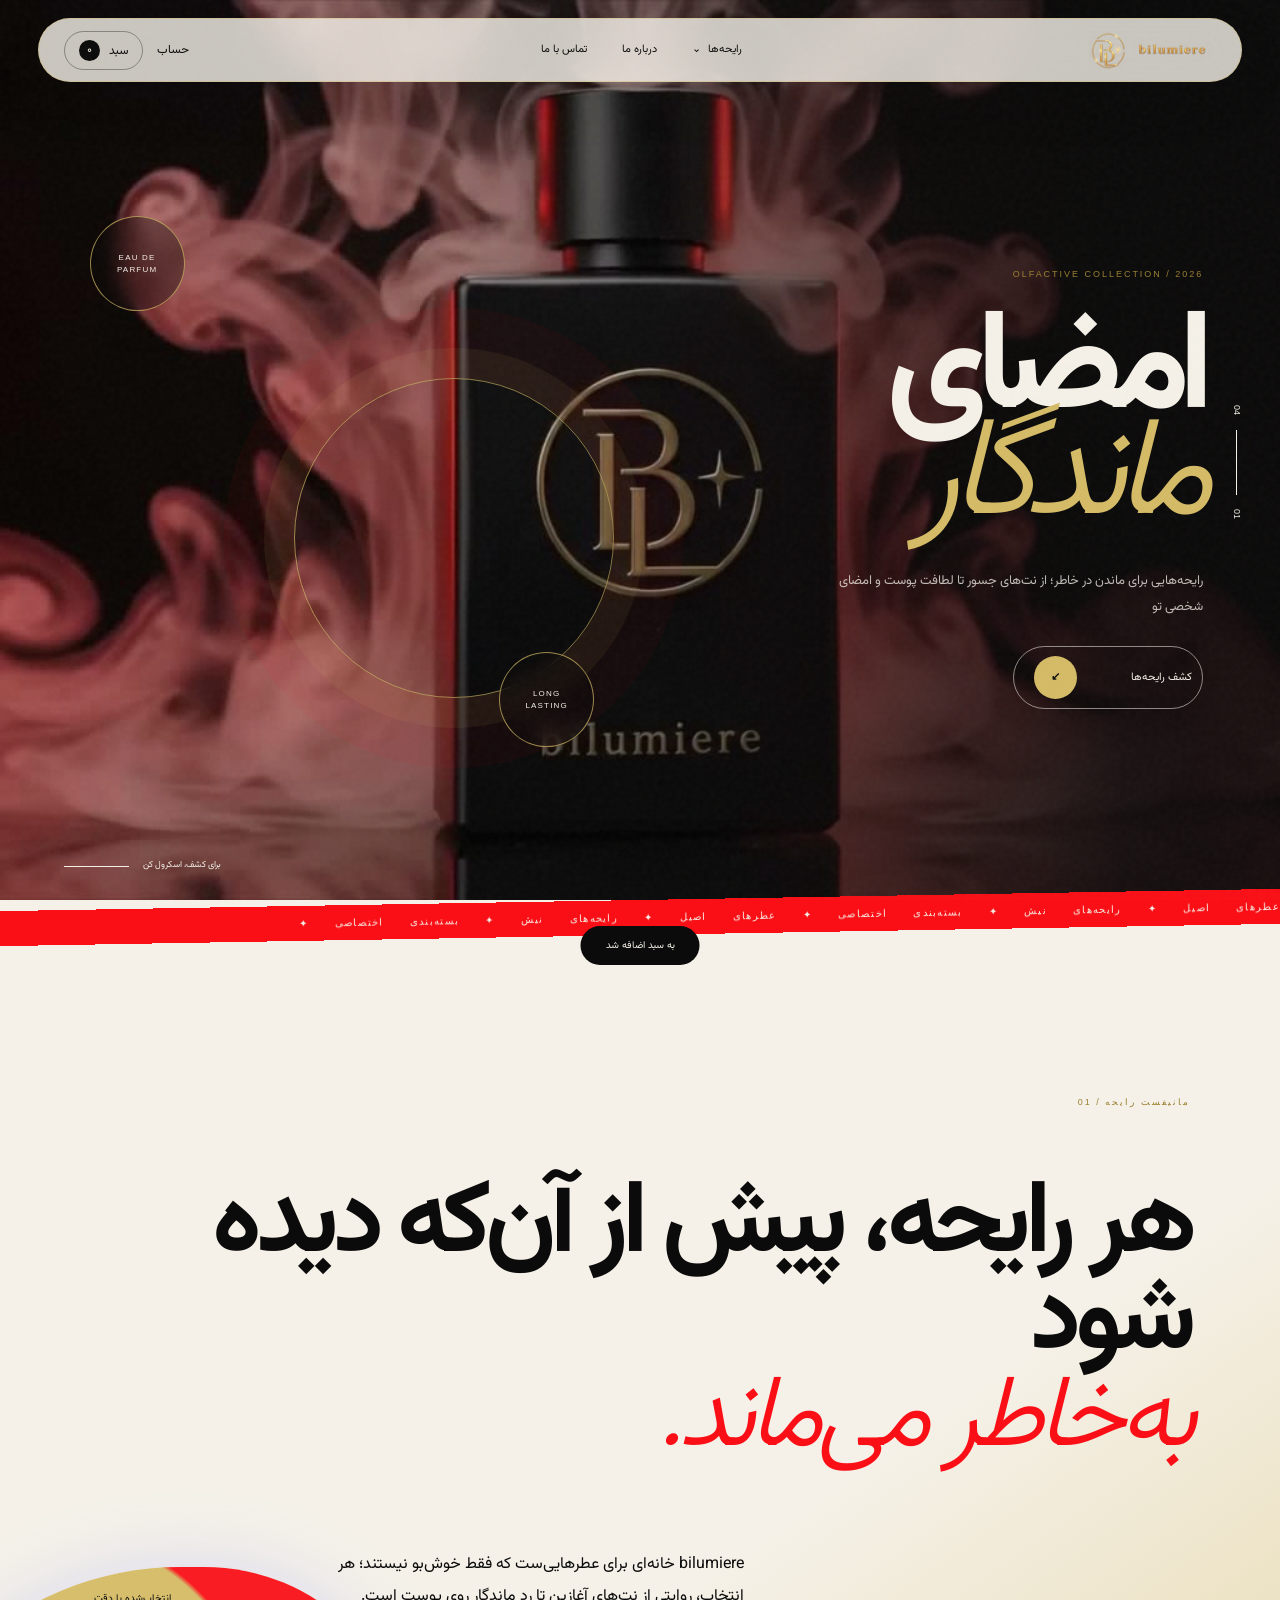
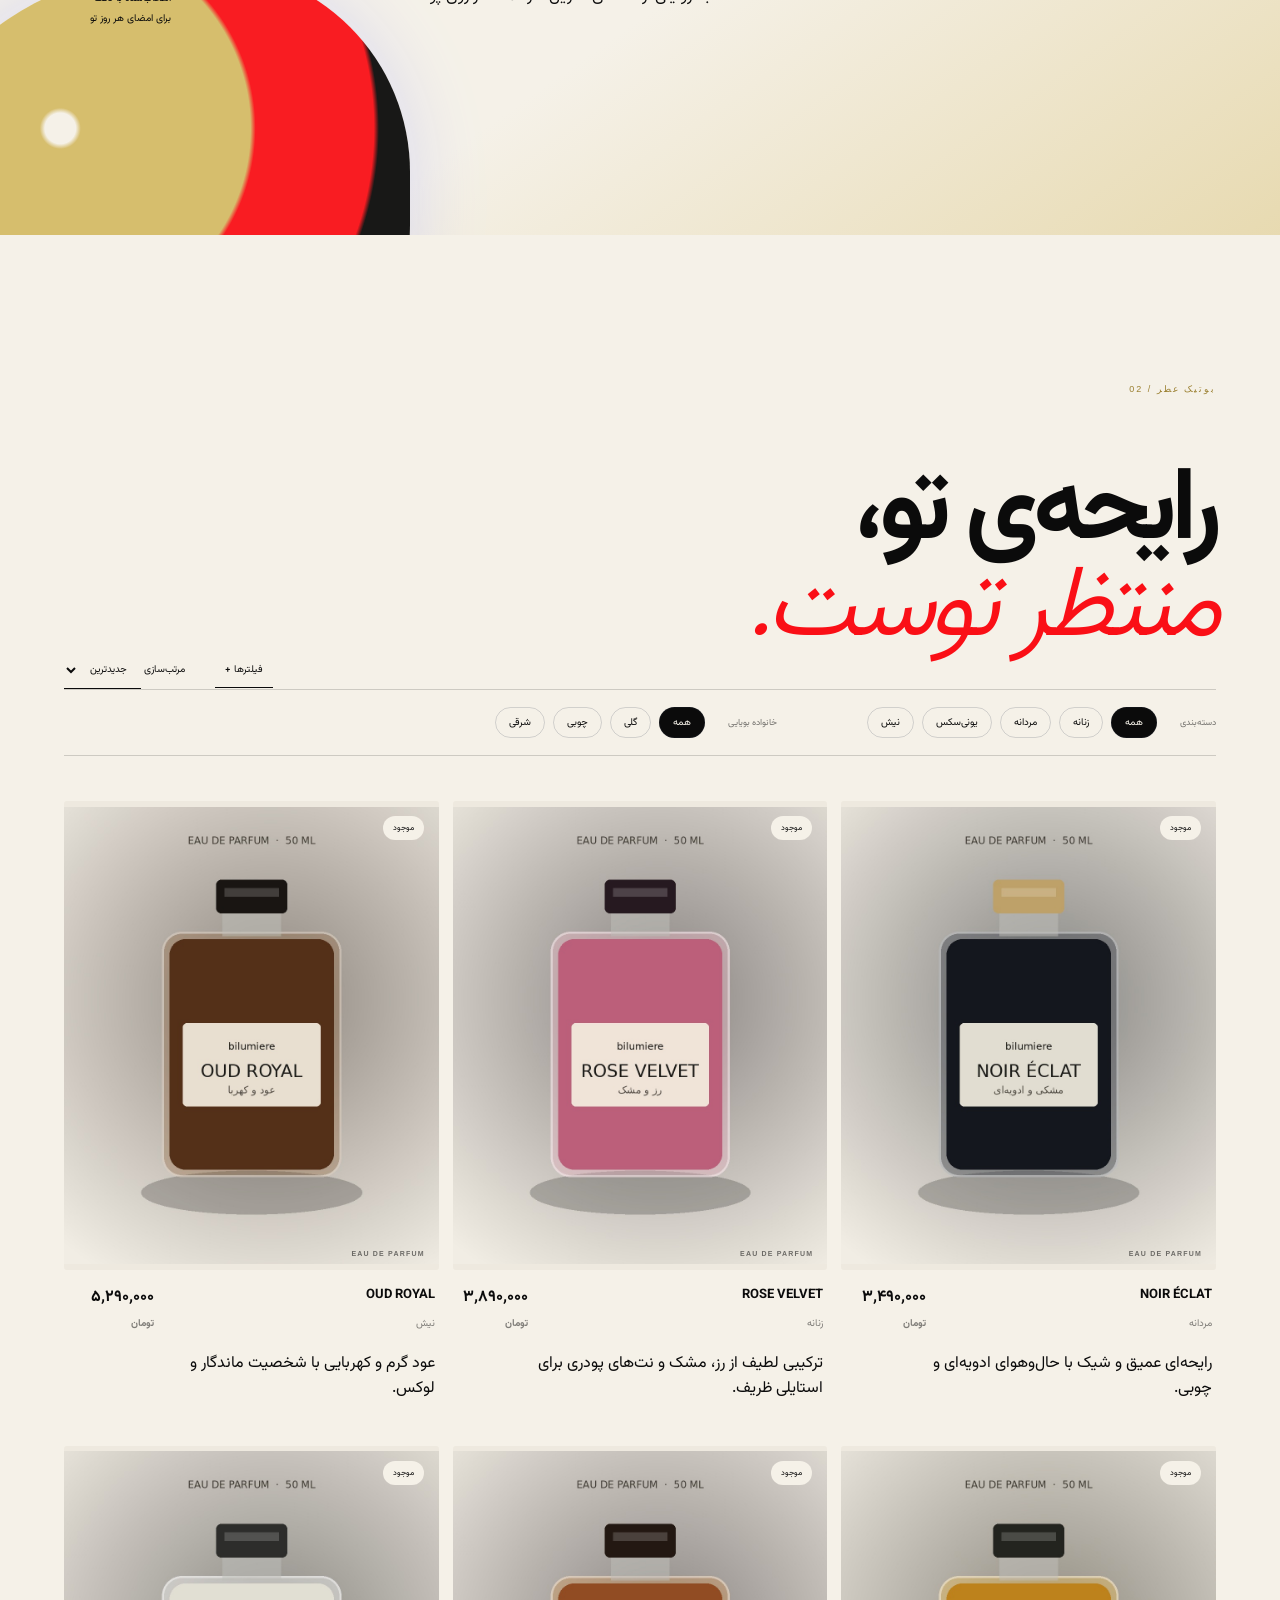
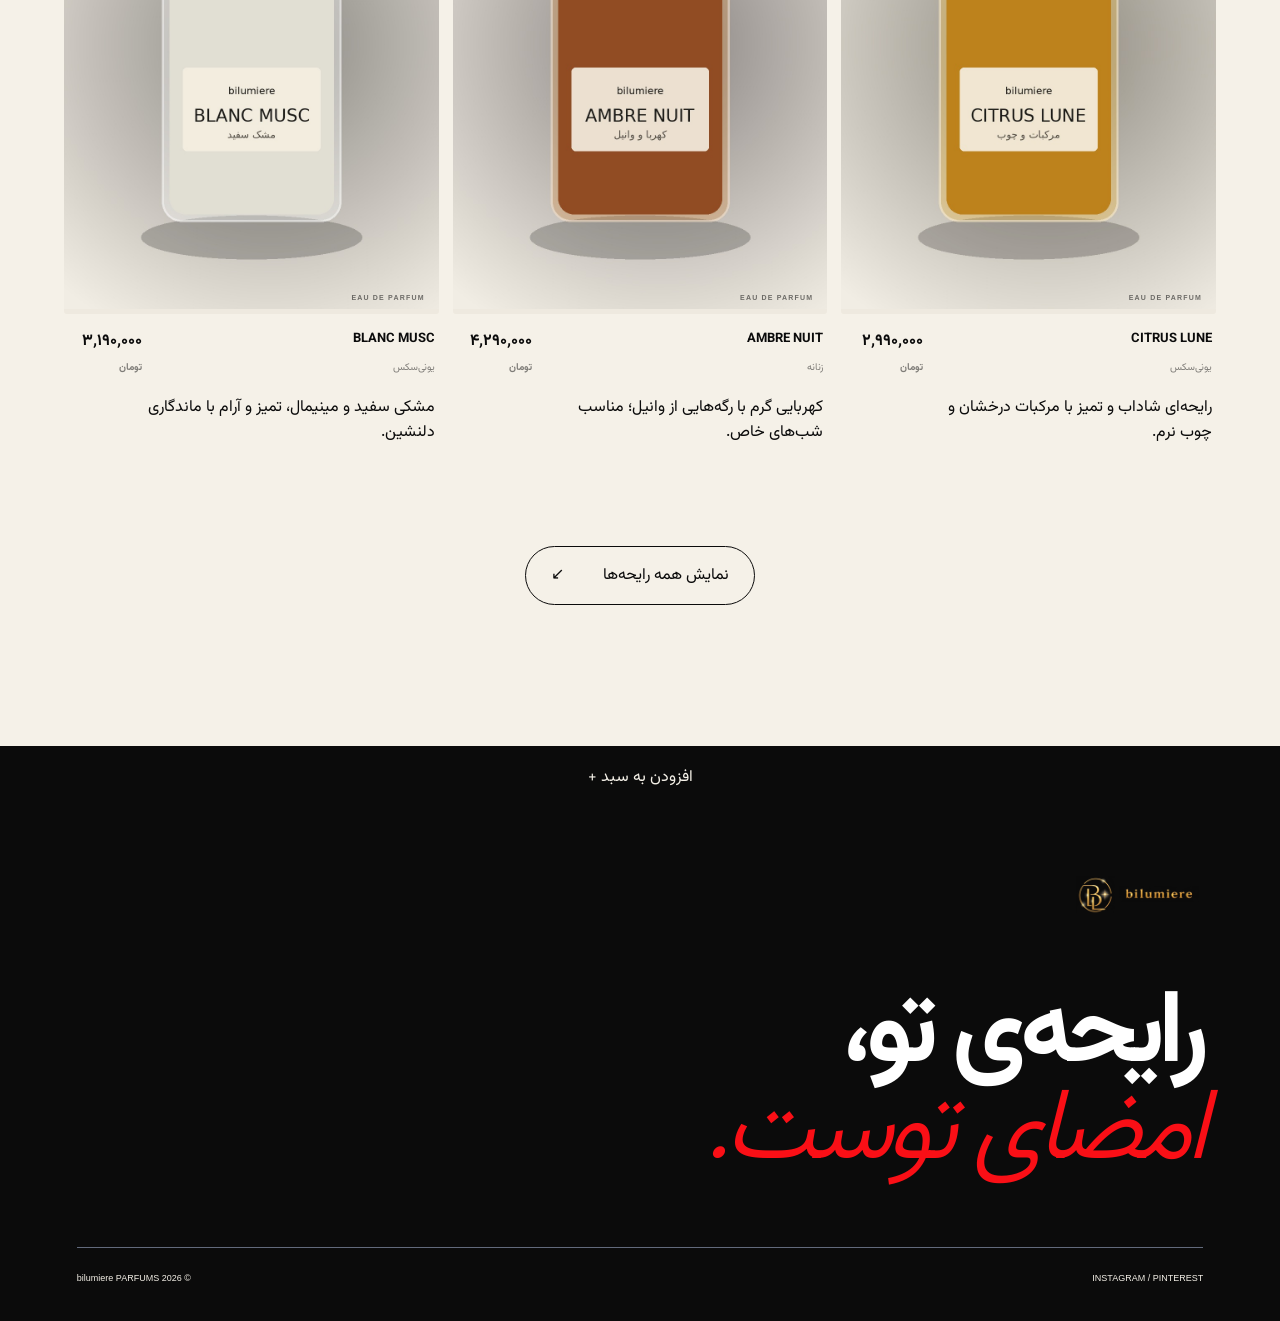
<file: index.html>
<!doctype html><html lang="fa" dir="rtl"><head><meta charset="UTF-8"><meta name="viewport" content="width=device-width,initial-scale=1"><title>bilumiere — خانه عطر</title><meta name="description" content="فروشگاه عطر bilumiere؛ رایحه‌های زنانه، مردانه، یونی‌سکس و نیش"><link rel="preconnect" href="https://fonts.googleapis.com"><link rel="preconnect" href="https://fonts.gstatic.com" crossorigin><link href="https://fonts.googleapis.com/css2?family=Vazirmatn:wght@300;400;500;600;700;800&display=swap" rel="stylesheet"><link rel="stylesheet" href="styles.css?v=9"><link rel="stylesheet" href="customer-experience.css?v=1"><link rel="stylesheet" href="perfume-theme.css?v=2"></head><body>
<link rel="stylesheet" href="responsive.css"><link rel="stylesheet" href="mobile-hero-fix.css?v=3"><canvas id="fluid"></canvas><div class="grain"></div><div class="loader"><i></i><span>bilumiere PARFUMS</span><b>۰</b></div>
<header><a class="brand brand-logo" href="#top"><img src="assets/bilumiere-logo-header.webp" alt="bilumiere"></a><nav><a href="shop.html">فروشگاه عطر</a><a href="#story">داستان bilumiere</a><a href="#journal">ژورنال رایحه</a></nav><div class="actions"><button onclick="location.href='account.html'" aria-label="حساب کاربری">حساب</button><button data-cart>سبد <span class="cart-count">۰</span></button></div></header>
<main id="top"><section class="hero"><div class="hero-media"><video autoplay muted loop playsinline preload="metadata" poster="assets/hero-video-poster.jpg" aria-hidden="true" tabindex="-1"><source src="assets/hero-video.mp4" type="video/mp4"><img src="assets/hero-video-poster.jpg" alt="بطری عطر لوکس bilumiere"></video><div class="halo"></div><span class="tag t1">EAU DE<br>PARFUM</span><span class="tag t2">LONG<br>LASTING</span></div><div class="hero-copy"><span class="eyebrow">OLFACTIVE COLLECTION / 2026</span><h1><span>امضای</span><span><i>ماندگار</i></span></h1><p>رایحه‌هایی برای ماندن در خاطر؛ از نت‌های جسور تا لطافت پوست و امضای شخصی تو</p><a class="cta" href="#catalog"><span>کشف رایحه‌ها</span><b>↙</b></a></div><div class="side-index">01 <i></i> 04</div><div class="scroll-note">برای کشف، اسکرول کن <i></i></div></section>
<section class="marquee"><div>عطرهای اصیل ✦ رایحه‌های نیش ✦ بسته‌بندی اختصاصی ✦ عطرهای اصیل ✦ رایحه‌های نیش ✦ بسته‌بندی اختصاصی ✦</div></section>
<section class="intro" id="story"><span class="eyebrow">مانیفست رایحه / 01</span><h2>هر رایحه، پیش از آن‌که دیده شود<br><em>به‌خاطر می‌ماند.</em></h2><div class="intro-foot"><p>bilumiere خانه‌ای برای عطرهایی‌ست که فقط خوش‌بو نیستند؛ هر انتخاب، روایتی از نت‌های آغازین تا رد ماندگار روی پوست است.</p><span>انتخاب‌شده با دقت<br>برای امضای هر روز تو</span></div><div class="intro-orb"></div></section>
<section class="catalog" id="catalog"><div class="catalog-head"><div><span class="eyebrow">بوتیک عطر / 02</span><h2>رایحه‌ی تو،<br><i>منتظر توست.</i></h2></div><div class="catalog-tools"><button class="filter-toggle">فیلترها <b>+</b></button><label>مرتب‌سازی <select id="sort"><option value="new">جدیدترین</option><option value="low">ارزان‌ترین</option><option value="high">گران‌ترین</option></select></label></div></div>
<div class="filters"><div><span>دسته‌بندی</span><button class="active" data-filter="all">همه</button><button data-filter="women">زنانه</button><button data-filter="men">مردانه</button><button data-filter="unisex">یونی‌سکس</button><button data-filter="niche">نیش</button></div><div><span>خانواده بویایی</span><button class="active" data-material="all">همه</button><button data-material="floral">گلی</button><button data-material="woody">چوبی</button><button data-material="oriental">شرقی</button></div></div><div class="product-grid" id="products"></div><a class="more" href="shop.html">نمایش همه رایحه‌ها <span>↙</span></a></section>
<section class="journal" id="journal"><div class="journal-visual"><img src="assets/perfume-journal-v1.png" alt="نت‌های عطر و شیشه عطر"></div><div><span class="eyebrow">ژورنال رایحه / 03</span><h2>عطر را کجا و چطور<br><i>استفاده کنیم؟</i></h2><p>راهنمای کوتاه انتخاب، لایه‌سازی و استفاده درست از عطر برای پخش بو و ماندگاری بهتر.</p><a href="about.html">شناخت جهان رایحه ←</a></div></section></main>
<footer><a class="brand brand-logo"><img src="assets/bilumiere-logo-header.webp" alt="bilumiere"></a><h2>رایحه‌ی تو،<br><i>امضای توست.</i></h2><div><span>INSTAGRAM / PINTEREST</span><span>© 2026 bilumiere PARFUMS</span></div></footer>
<aside class="cart"><div class="cart-head"><h3>سبد خرید</h3><button class="cart-close">×</button></div><div class="cart-items"></div><div class="cart-empty"><div>✦</div><h4>سبدت هنوز خالی‌ست</h4><p>شاید رایحه‌ی تو همین نزدیکی باشد.</p></div><div class="cart-foot"><div><span>جمع کل</span><b class="cart-total">۰ تومان</b></div><button onclick="location.href='checkout.html'">ادامه و تسویه‌حساب ←</button></div></aside><div class="scrim"></div><div class="toast">به سبد اضافه شد</div><div class="cursor"><i></i></div><script src="products-data.js"></script><script src="app.js?v=14"></script></body></html>
</file>
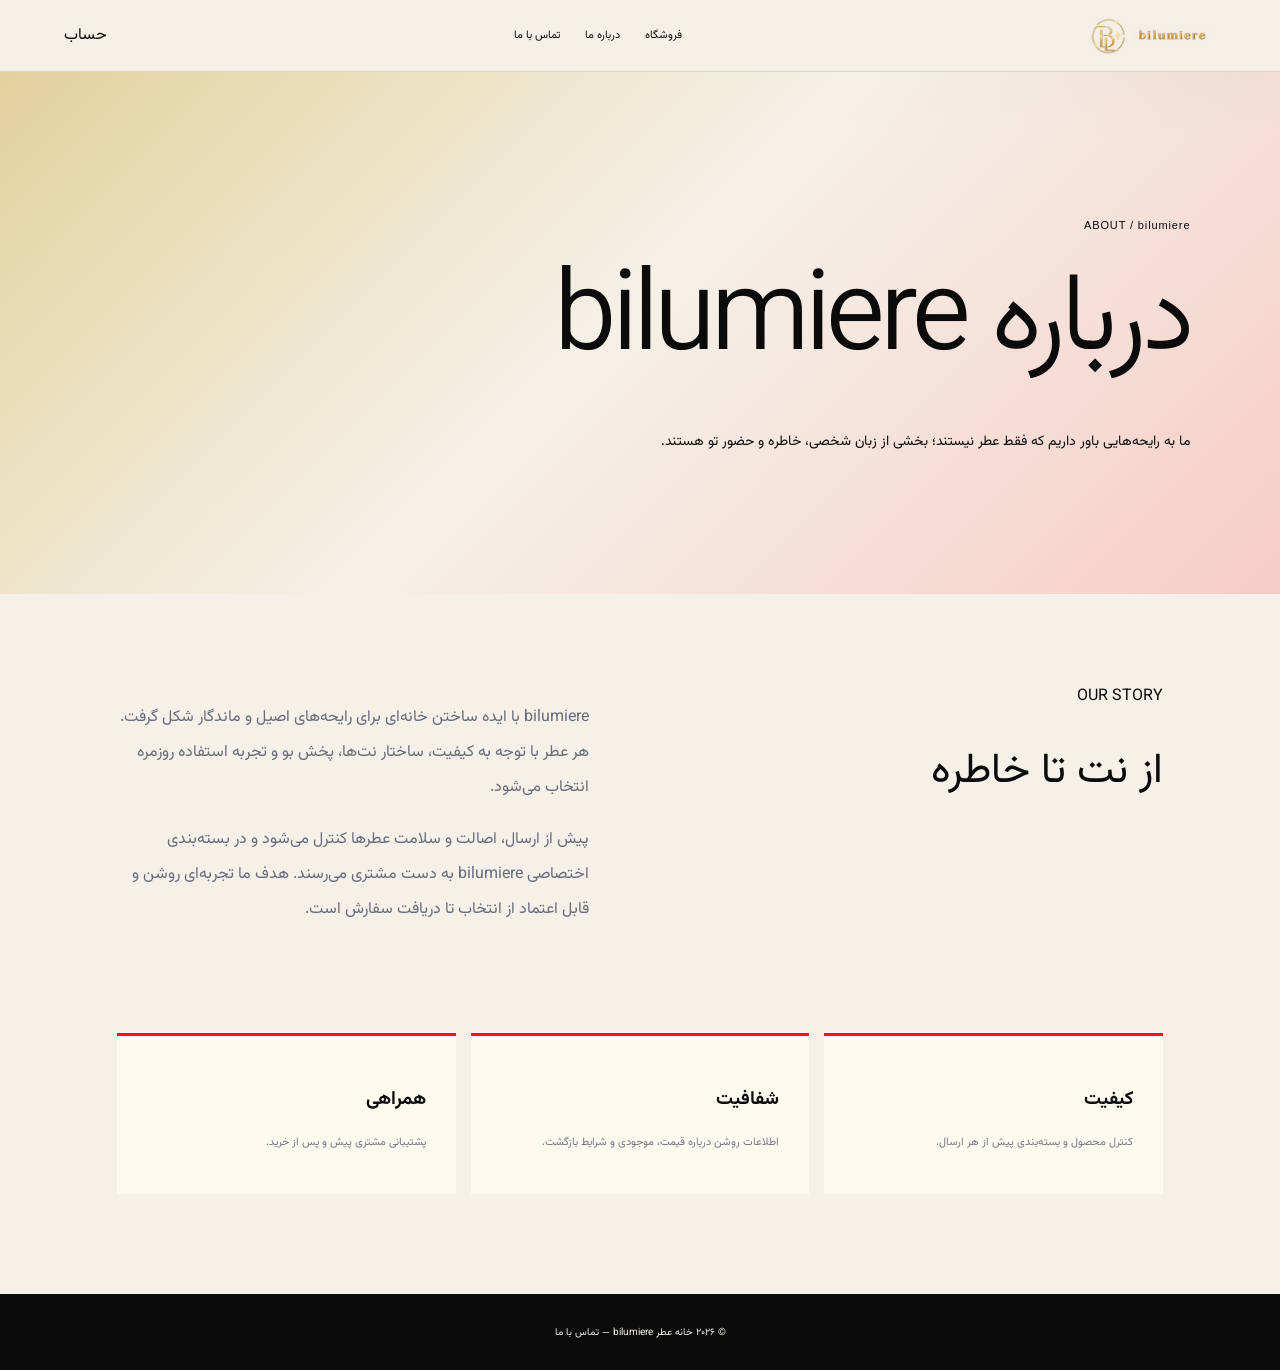
<file: about.html>
<!doctype html><html lang="fa" dir="rtl"><head><meta charset="UTF-8"><meta name="viewport" content="width=device-width,initial-scale=1"><title>درباره bilumiere</title><meta name="description" content="داستان، ارزش‌ها و نگاه خانه عطر bilumiere"><link href="https://fonts.googleapis.com/css2?family=Vazirmatn:wght@300;400;500;600;700&display=swap" rel="stylesheet"><link rel="stylesheet" href="pages.css"><link rel="stylesheet" href="perfume-theme.css?v=2"></head><body><header><a class="brand brand-logo" href="index.html"><img src="assets/bilumiere-logo-header.webp" alt="bilumiere"></a><nav><a href="shop.html">فروشگاه</a><a href="about.html">درباره ما</a><a href="contact.html">تماس با ما</a></nav><a href="account.html">حساب</a></header><main><section class="page-hero"><div><span>ABOUT / bilumiere</span><h1>درباره bilumiere</h1><p>ما به رایحه‌هایی باور داریم که فقط عطر نیستند؛ بخشی از زبان شخصی، خاطره و حضور تو هستند.</p></div></section><section class="content-block"><div><span>OUR STORY</span><h2>از نت تا خاطره</h2></div><div><p>bilumiere با ایده ساختن خانه‌ای برای رایحه‌های اصیل و ماندگار شکل گرفت. هر عطر با توجه به کیفیت، ساختار نت‌ها، پخش بو و تجربه استفاده روزمره انتخاب می‌شود.</p><p>پیش از ارسال، اصالت و سلامت عطرها کنترل می‌شود و در بسته‌بندی اختصاصی bilumiere به دست مشتری می‌رسند. هدف ما تجربه‌ای روشن و قابل اعتماد از انتخاب تا دریافت سفارش است.</p></div></section><section class="values"><article><h3>کیفیت</h3><p>کنترل محصول و بسته‌بندی پیش از هر ارسال.</p></article><article><h3>شفافیت</h3><p>اطلاعات روشن درباره قیمت، موجودی و شرایط بازگشت.</p></article><article><h3>همراهی</h3><p>پشتیبانی مشتری پیش و پس از خرید.</p></article></section></main><footer class="mini-footer">© ۲۰۲۶ خانه عطر bilumiere — <a href="contact.html">تماس با ما</a></footer></body></html>
</file>
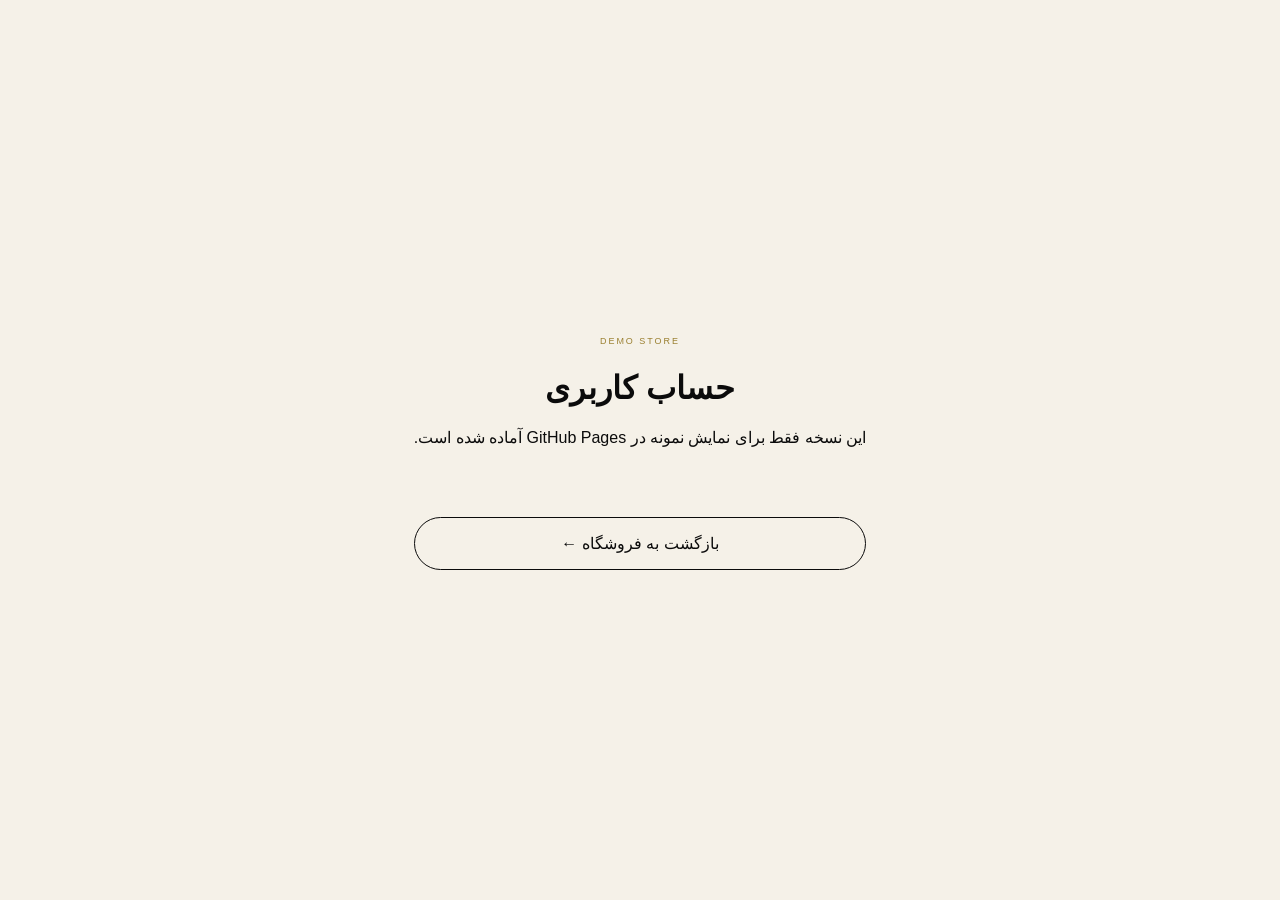
<file: account.html>
<!doctype html><html lang="fa" dir="rtl"><head><meta charset="UTF-8"><meta name="viewport" content="width=device-width,initial-scale=1"><title>حساب کاربری — bilumiere</title><link rel="stylesheet" href="styles.css"><link rel="stylesheet" href="perfume-theme.css"></head><body><main style="min-height:100vh;display:grid;place-items:center;padding:30px;text-align:center"><div><span class="eyebrow">DEMO STORE</span><h1>حساب کاربری</h1><p>این نسخه فقط برای نمایش نمونه در GitHub Pages آماده شده است.</p><a class="more" href="index.html">بازگشت به فروشگاه ←</a></div></main></body></html>
</file>
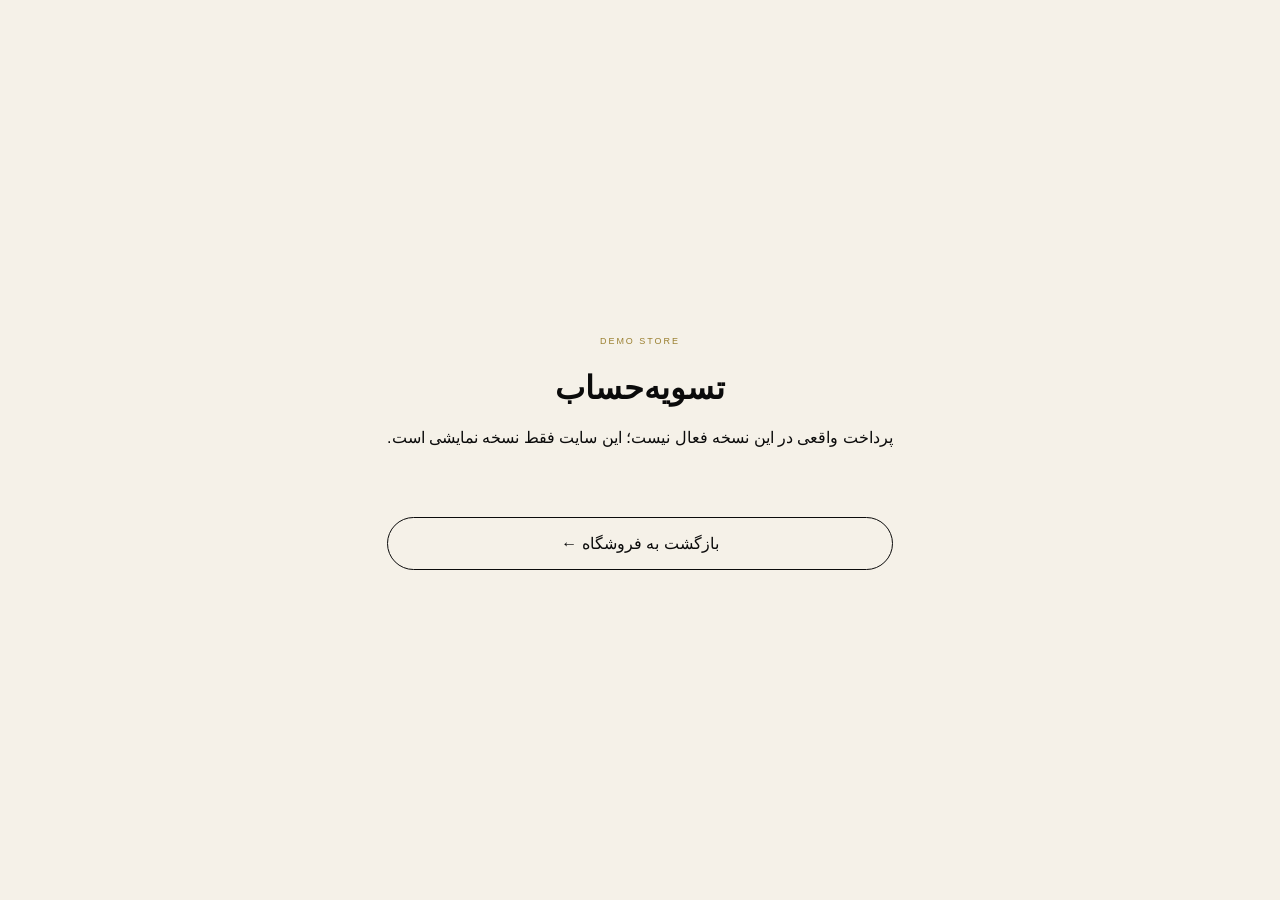
<file: checkout.html>
<!doctype html><html lang="fa" dir="rtl"><head><meta charset="UTF-8"><meta name="viewport" content="width=device-width,initial-scale=1"><title>تسویه‌حساب — bilumiere</title><link rel="stylesheet" href="styles.css"><link rel="stylesheet" href="perfume-theme.css"></head><body><main style="min-height:100vh;display:grid;place-items:center;padding:30px;text-align:center"><div><span class="eyebrow">DEMO STORE</span><h1>تسویه‌حساب</h1><p>پرداخت واقعی در این نسخه فعال نیست؛ این سایت فقط نسخه نمایشی است.</p><a class="more" href="shop.html">بازگشت به فروشگاه ←</a></div></main></body></html>
</file>
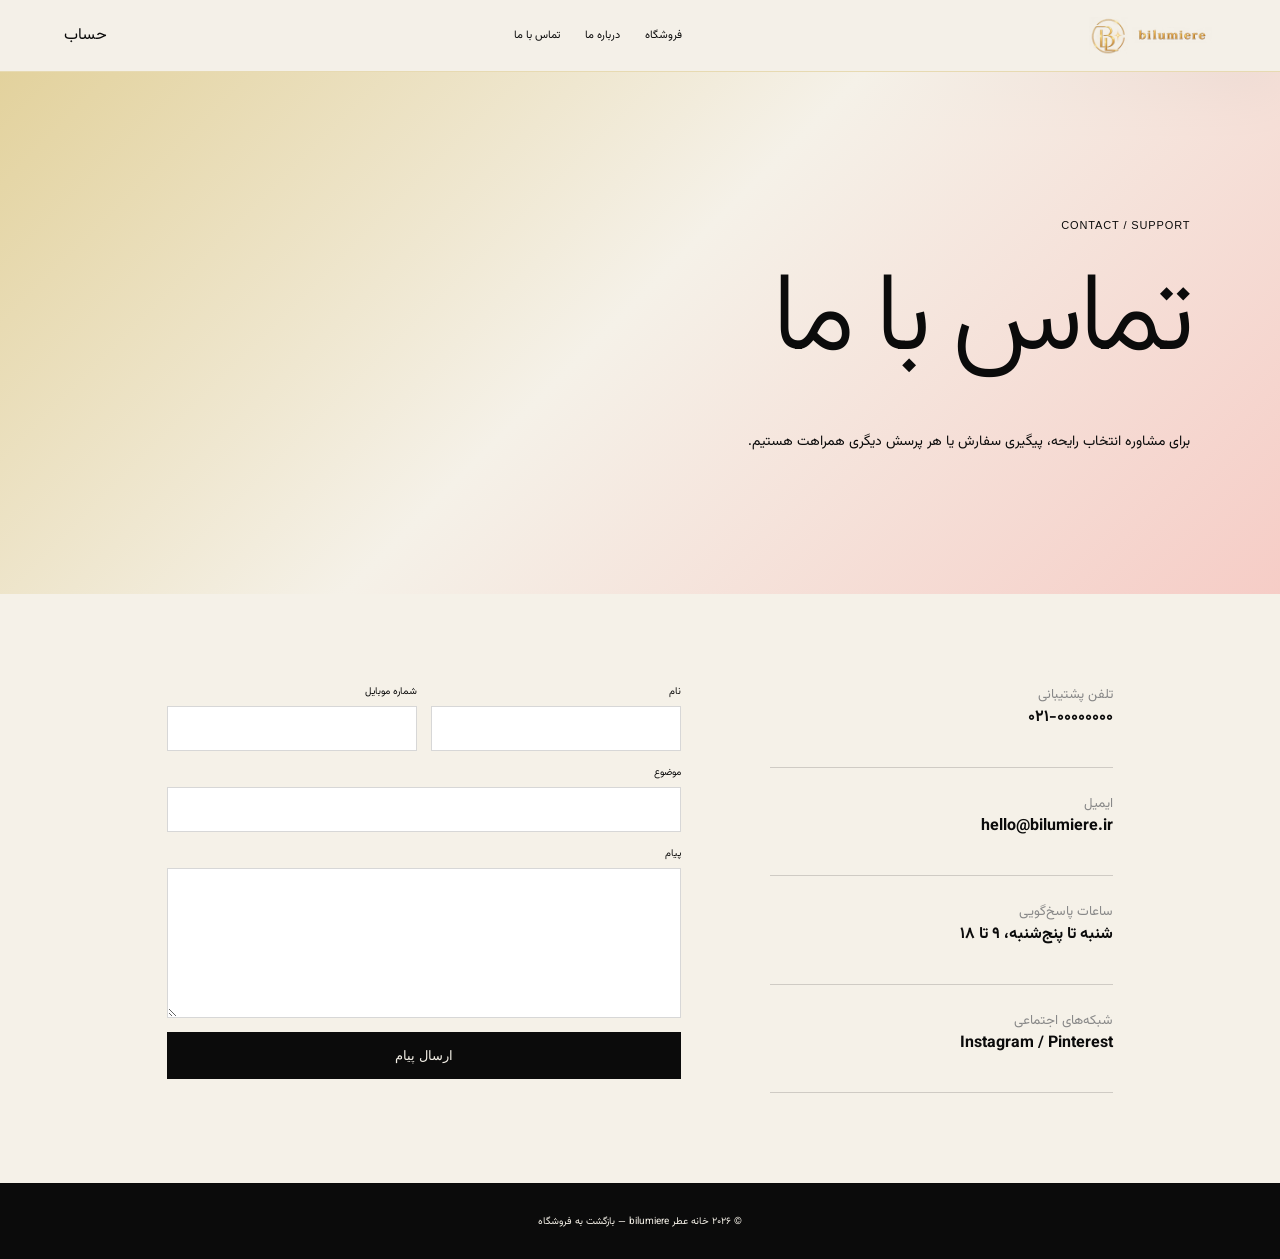
<file: contact.html>
<!doctype html><html lang="fa" dir="rtl"><head><meta charset="UTF-8"><meta name="viewport" content="width=device-width,initial-scale=1"><title>تماس با bilumiere</title><meta name="description" content="راه‌های ارتباط، مشاوره رایحه و پشتیبانی خانه عطر bilumiere"><link href="https://fonts.googleapis.com/css2?family=Vazirmatn:wght@300;400;500;600;700&display=swap" rel="stylesheet"><link rel="stylesheet" href="pages.css"><link rel="stylesheet" href="perfume-theme.css?v=2"></head><body><header><a class="brand brand-logo" href="index.html"><img src="assets/bilumiere-logo-header.webp" alt="bilumiere"></a><nav><a href="shop.html">فروشگاه</a><a href="about.html">درباره ما</a><a href="contact.html">تماس با ما</a></nav><a href="account.html">حساب</a></header><main><section class="page-hero"><div><span>CONTACT / SUPPORT</span><h1>تماس با ما</h1><p>برای مشاوره انتخاب رایحه، پیگیری سفارش یا هر پرسش دیگری همراهت هستیم.</p></div></section><section class="contact-grid"><div class="contact-info"><div><small>تلفن پشتیبانی</small><b>۰۲۱-۰۰۰۰۰۰۰۰</b></div><div><small>ایمیل</small><b>hello@bilumiere.ir</b></div><div><small>ساعات پاسخ‌گویی</small><b>شنبه تا پنج‌شنبه، ۹ تا ۱۸</b></div><div><small>شبکه‌های اجتماعی</small><b>Instagram / Pinterest</b></div></div><form class="contact-form"><label>نام<input name="name" required></label><label>شماره موبایل<input name="phone" required></label><label class="wide">موضوع<input name="subject" required></label><label class="wide">پیام<textarea name="message" required></textarea></label><button>ارسال پیام</button><div class="form-message"></div></form></section></main><footer class="mini-footer">© ۲۰۲۶ خانه عطر bilumiere — <a href="shop.html">بازگشت به فروشگاه</a></footer><script>document.querySelector('.contact-form').onsubmit=e=>{e.preventDefault();e.target.reset();document.querySelector('.form-message').textContent='پیام شما در حالت محلی ثبت نمایشی شد. برای ارسال واقعی باید ایمیل یا تیکت پشتیبانی متصل شود.'}</script></body></html>
</file>
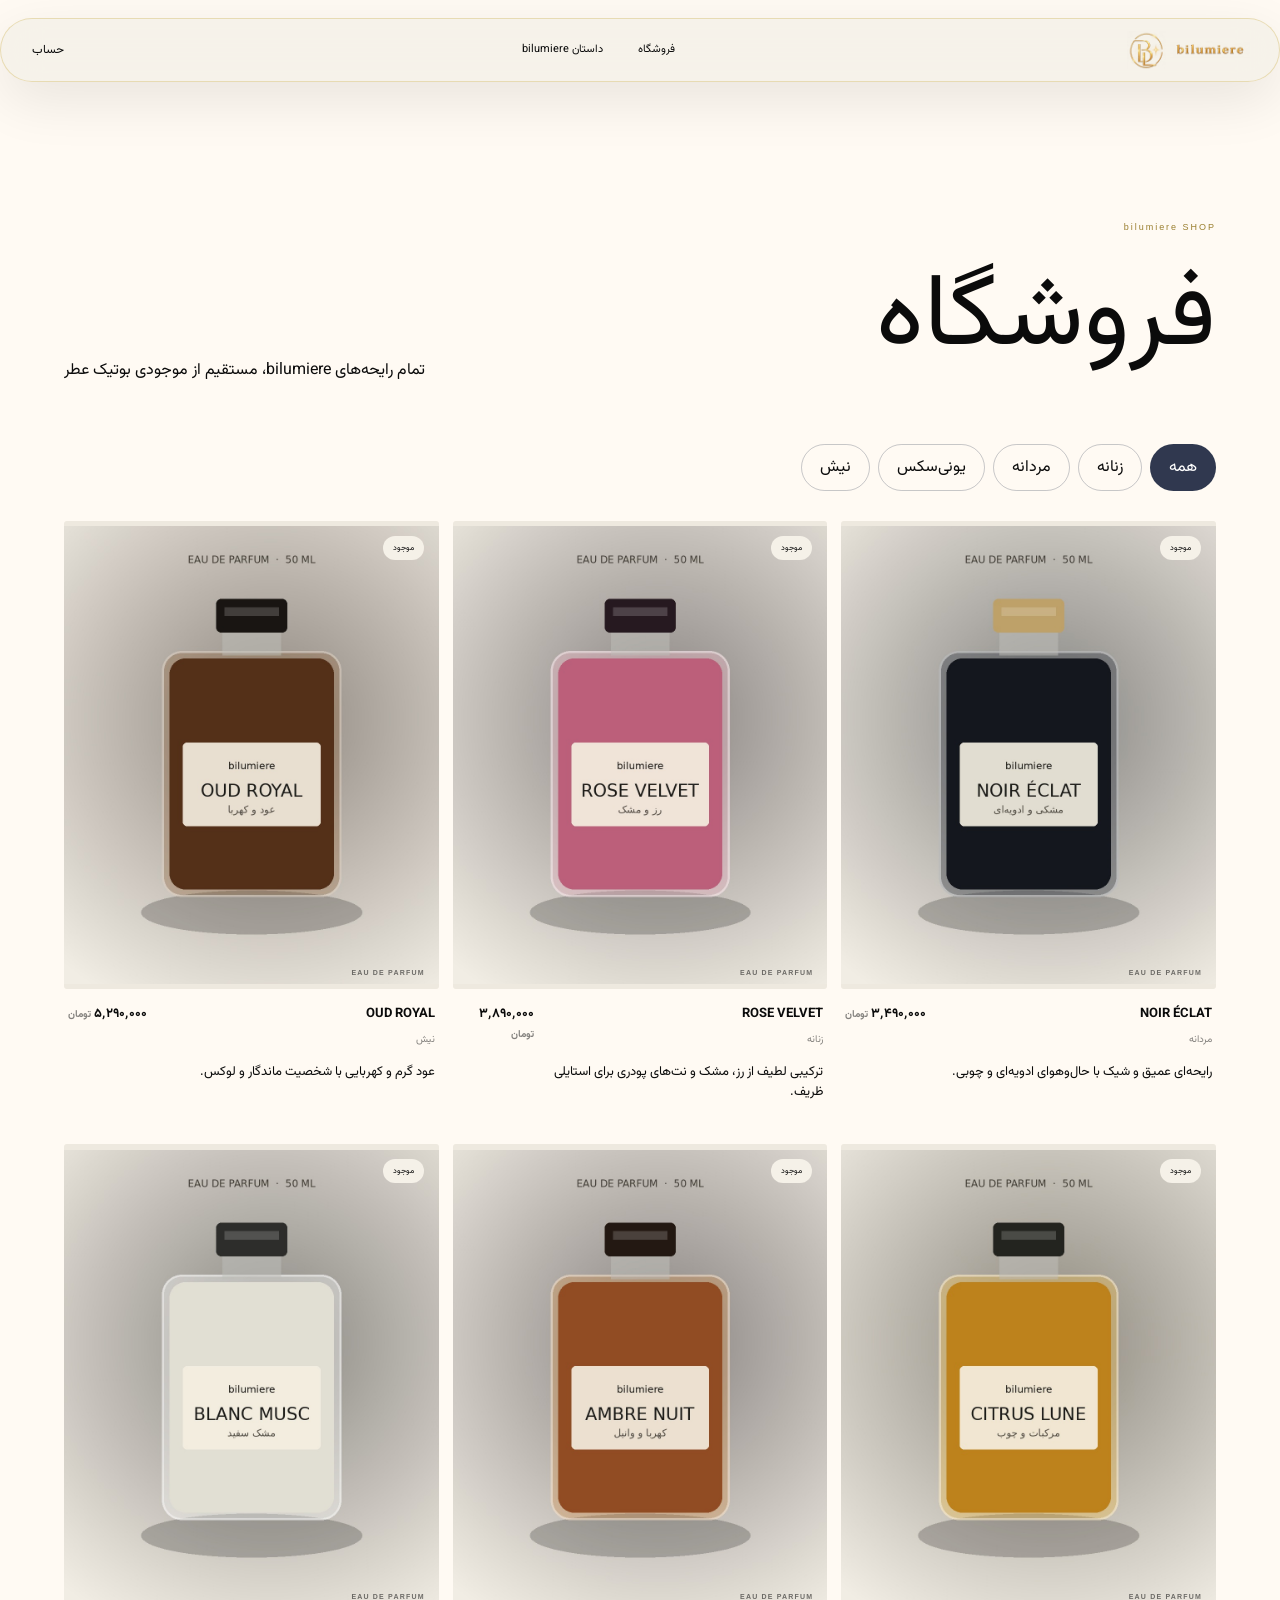
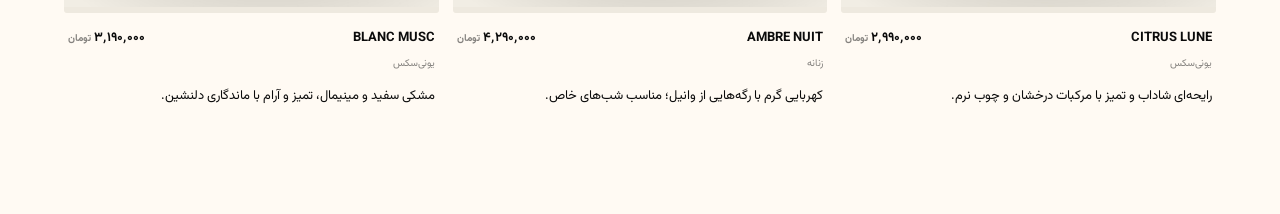
<file: product.html>
<!doctype html><html lang="fa" dir="rtl"><head><meta charset="UTF-8"><meta name="viewport" content="width=device-width,initial-scale=1"><title>محصول — bilumiere</title><meta name="description" content="مشاهده مشخصات، قیمت و خرید محصول از فروشگاه bilumiere"><link rel="preconnect" href="https://fonts.googleapis.com"><link href="https://fonts.googleapis.com/css2?family=Vazirmatn:wght@300;400;500;600;700;800&display=swap" rel="stylesheet"><link rel="stylesheet" href="product-detail.css?v=2"><link rel="stylesheet" href="customer-experience.css?v=1"><link rel="stylesheet" href="universal-footer.css?v=2"><link rel="stylesheet" href="perfume-theme.css?v=2"></head><body><header><a class="brand brand-logo" href="index.html"><img src="assets/bilumiere-logo-header.webp" alt="bilumiere"></a><nav><a href="shop.html">فروشگاه</a><a href="index.html#story">درباره bilumiere</a></nav><div class="head-actions"><a href="account.html">حساب</a><a href="checkout.html">سبد <b class="cart-count">۰</b></a></div></header><main><nav class="breadcrumbs" aria-label="مسیر صفحه"><a href="index.html">خانه</a><i>/</i><a href="shop.html">فروشگاه</a><i>/</i><span class="crumb-category">محصول</span><i>/</i><span class="crumb-name">...</span></nav><section class="product-layout"><div class="gallery"><div class="gallery-stage"><div class="image-loading">در حال دریافت تصویر…</div><button class="zoom" aria-label="نمایش بزرگ">⌕</button></div><div class="thumbnails"></div></div><div class="summary"><span class="category-label">ATELIER bilumiere</span><h1 class="product-name">در حال بارگذاری…</h1><div class="rating"><span>☆ ☆ ☆ ☆ ☆</span><a href="#reviews">بدون دیدگاه</a></div><div class="price"></div><p class="short-description"></p><div class="availability"><i></i><span class="stock-text"></span></div><div class="variation-box"><label>انتخاب حجم<select class="variant-select"></select></label><div class="variant-meta"><span class="selected-sku"></span><span class="selected-stock"></span></div></div><div class="buy-row"><div class="quantity"><button class="qty-plus" type="button">+</button><input class="qty" value="1" inputmode="numeric" aria-label="تعداد"><button class="qty-minus" type="button">−</button></div><button class="add-product">افزودن به سبد خرید</button></div><div class="secondary-actions"><button class="wishlist">♡ افزودن به علاقه‌مندی‌ها</button><button class="share">↗ اشتراک‌گذاری</button></div><div class="purchase-benefits"><div><i>◇</i><span><b>ارسال امن و سریع</b><small>بسته‌بندی ویژه عطر bilumiere</small></span></div><div><i>↺</i><span><b>۷ روز ضمانت بازگشت</b><small>در صورت حفظ شرایط محصول</small></span></div><div><i>✓</i><span><b>ضمانت اصالت</b><small>کنترل کیفیت پیش از ارسال</small></span></div></div><div class="product-meta"><span>کد محصول: <b class="meta-sku">—</b></span><span>دسته‌بندی: <a class="meta-category" href="shop.html">—</a></span></div></div></section><section class="information"><div class="tabs" role="tablist"><button class="active" data-tab="description">توضیحات</button><button data-tab="specs">مشخصات محصول</button><button data-tab="shipping">ارسال و بازگشت</button><button data-tab="reviews">دیدگاه‌ها</button></div><div class="tab-panel active" data-panel="description"><span class="section-index">01 / DESCRIPTION</span><h2>داستان این رایحه</h2><p class="full-description"></p></div><div class="tab-panel" data-panel="specs"><span class="section-index">02 / DETAILS</span><h2>مشخصات محصول</h2><dl class="spec-list"></dl></div><div class="tab-panel" data-panel="shipping"><span class="section-index">03 / DELIVERY</span><h2>ارسال و بازگشت کالا</h2><p>سفارش‌ها پس از کنترل کیفیت با بسته‌بندی امن bilumiere ارسال می‌شوند. برای بازگشت کالا تا ۷ روز پس از تحویل فرصت دارید؛ محصول باید استفاده‌نشده و در بسته‌بندی اولیه باشد.</p></div><div class="tab-panel" data-panel="reviews" id="reviews"><span class="section-index">04 / REVIEWS</span><h2>دیدگاه مشتریان</h2><div class="empty-reviews"><b>هنوز دیدگاهی ثبت نشده است.</b><p>پس از خرید، اولین نفری باش که تجربه‌اش را درباره این محصول می‌نویسد.</p></div></div></section><section class="related"><span class="section-index">YOU MAY ALSO LIKE</span><div class="related-head"><h2>شاید دوست داشته باشی</h2><a href="shop.html">دیدن همه محصولات ←</a></div><div class="related-grid"></div></section></main><div class="lightbox"><button>×</button><img alt="نمای بزرگ محصول"></div><div class="notice" role="status"></div><script src="products-data.js"></script><script src="product-detail.js?v=10"></script></body></html>
</file>
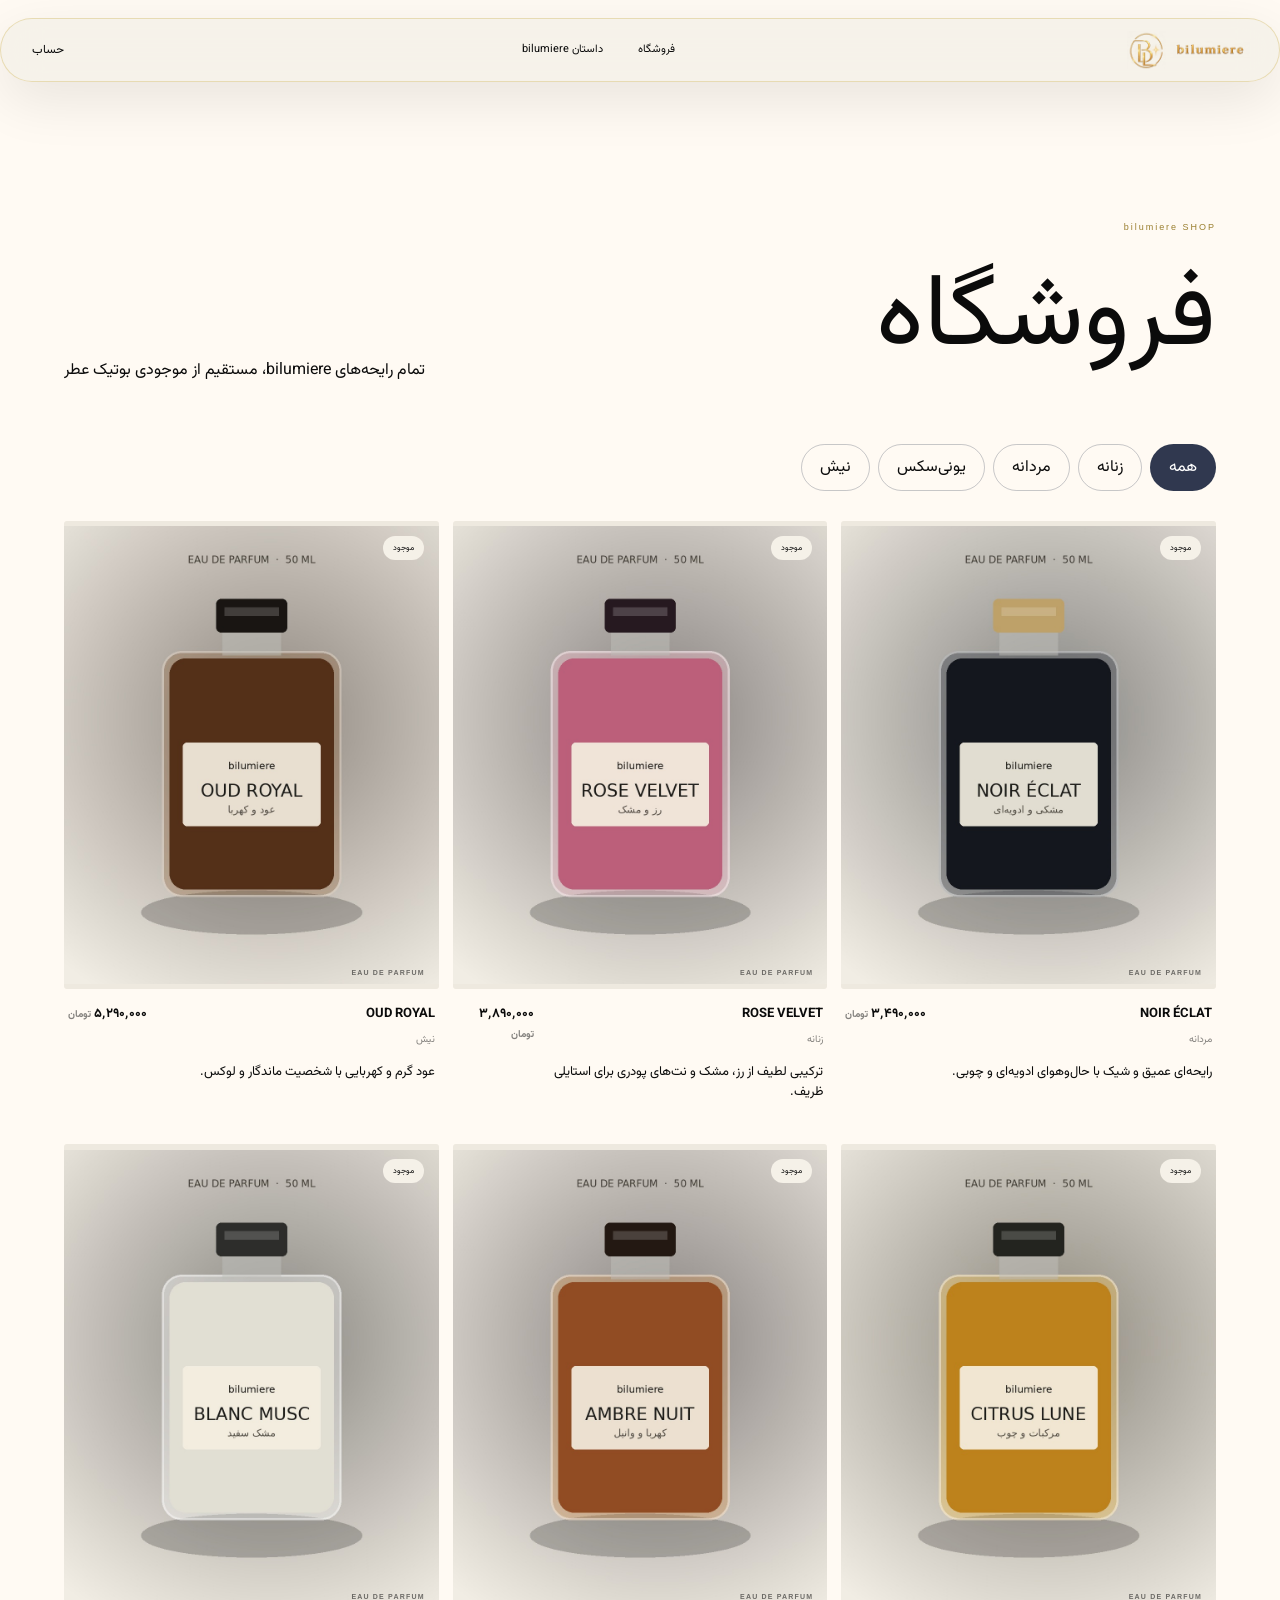
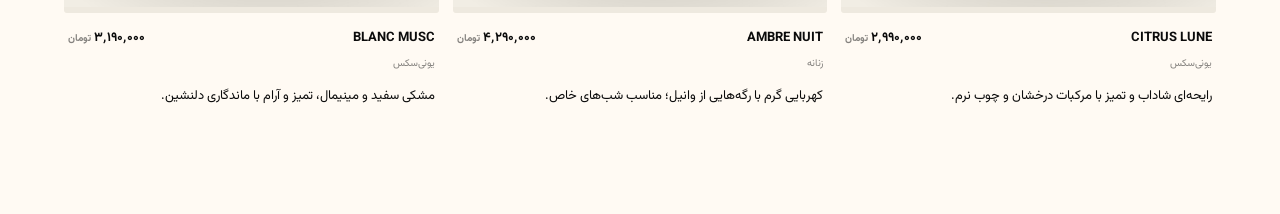
<file: shop.html>
<!doctype html><html lang="fa" dir="rtl"><head><meta charset="UTF-8"><meta name="viewport" content="width=device-width,initial-scale=1"><title>فروشگاه — bilumiere</title><link rel="preconnect" href="https://fonts.googleapis.com"><link href="https://fonts.googleapis.com/css2?family=Vazirmatn:wght@300;400;500;600;700&display=swap" rel="stylesheet"><link rel="stylesheet" href="styles.css?v=8"><link rel="stylesheet" href="perfume-theme.css?v=3"><style>body{background:#fffaf3}.shop-header{position:sticky;background:#fffaf3dd}.shop-main{padding:150px 5vw 80px;min-height:100vh}.shop-title{display:flex;justify-content:space-between;align-items:end;margin-bottom:45px}.shop-title h1{font-size:clamp(50px,8vw,110px);margin:0;font-weight:400}.shop-tools{display:flex;gap:8px;flex-wrap:wrap;margin-bottom:30px}.shop-tools button{border:1px solid #30384f44;background:transparent;border-radius:30px;padding:10px 18px}.shop-tools button.active{background:#30384f;color:#fff}.product-photo{width:100%;height:100%;object-fit:cover}.empty{grid-column:1/-1;text-align:center;padding:100px 20px}.product-media{height:40vw}.product-info{font-size:13px}@media(max-width:800px){.shop-main{padding:110px 18px}.shop-title{display:block}.product-media{height:65vw}}</style></head><body><header class="shop-header"><a class="brand brand-logo" href="index.html"><img src="assets/bilumiere-logo-header.webp" alt="bilumiere"></a><nav><a href="shop.html">فروشگاه</a><a href="index.html#story">داستان bilumiere</a></nav><div class="actions"><button onclick="location.href='account.html'">حساب</button></div></header><main class="shop-main"><div class="shop-title"><div><span class="eyebrow">bilumiere SHOP</span><h1>فروشگاه</h1></div><p>تمام رایحه‌های bilumiere، مستقیم از موجودی بوتیک عطر</p></div><div class="shop-tools"><button class="active" data-cat="all">همه</button><button data-cat="women">زنانه</button><button data-cat="men">مردانه</button><button data-cat="unisex">یونی‌سکس</button><button data-cat="niche">نیش</button></div><div class="product-grid" id="shop-products"><p class="empty">در حال دریافت محصولات…</p></div></main><script src="products-data.js"></script><script src="shop.js?v=9"></script></body></html>
</file>
<file: styles.css>
@keyframes loader-failsafe{to{opacity:0;visibility:hidden;pointer-events:none}}.loader{animation:loader-failsafe .35s 3s forwards}
:root{--ink:#30384f;--blue:#cfe8ff;--red:#ffb8b4;--yellow:#ffe796;--white:#fffaf2;--lilac:#d9ccff;--ease:cubic-bezier(.16,1,.3,1)}*{box-sizing:border-box}html{scroll-behavior:smooth}body{margin:0;background:var(--white);color:var(--ink);font-family:Vazirmatn,Tahoma,sans-serif;overflow-x:hidden}body.lock{overflow:hidden}a{color:inherit;text-decoration:none}button,select{font:inherit;color:inherit}button{cursor:pointer}#fluid{position:fixed;inset:0;width:100%;height:100%;z-index:-2}.grain{position:fixed;inset:0;z-index:30;pointer-events:none;opacity:.035;background-image:url("data:image/svg+xml,%3Csvg viewBox='0 0 180 180' xmlns='http://www.w3.org/2000/svg'%3E%3Cfilter id='n'%3E%3CfeTurbulence type='fractalNoise' baseFrequency='.9' numOctaves='3'/%3E%3C/filter%3E%3Crect width='100%25' height='100%25' filter='url(%23n)'/%3E%3C/svg%3E")}.loader{position:fixed;inset:0;z-index:100;background:#edf6ff;display:grid;place-content:center;gap:20px;text-align:center;clip-path:inset(0);transition:clip-path 1.1s var(--ease)}.loader.done{clip-path:inset(0 0 100%);pointer-events:none}.loader i{width:85px;height:85px;border-radius:46% 54% 38% 62%;background:linear-gradient(135deg,var(--red),var(--yellow),var(--blue));animation:morph 1.4s ease-in-out infinite alternate}.loader span,.eyebrow{font:500 9px sans-serif;letter-spacing:.22em}.loader b{font:300 11px sans-serif}header{position:fixed;z-index:20;top:18px;right:3%;left:3%;height:64px;padding:0 25px;border:1px solid rgba(255,255,255,.75);background:rgba(255,255,255,.4);backdrop-filter:blur(20px);border-radius:99px;display:flex;align-items:center;justify-content:space-between;box-shadow:0 15px 45px rgba(63,79,116,.08)}.brand{font:700 19px sans-serif}.brand sup{color:#ff6d67}header nav{display:flex;gap:35px;font-size:11px}header nav a{border-bottom:1px solid transparent;transition:.3s}header nav a:hover{border-color:currentColor}.actions{display:flex;gap:8px}.actions button{border:0;background:transparent;font-size:12px}.actions [data-cart]{border:1px solid rgba(48,56,79,.3);border-radius:99px;padding:8px 14px}.cart-count{display:inline-grid;place-items:center;background:var(--ink);color:white;width:21px;height:21px;border-radius:50%;margin-right:6px}
.hero{height:100svh;min-height:700px;position:relative;overflow:hidden;padding:120px 6vw 50px;display:flex;align-items:center}.hero-media{position:absolute;inset:0}.hero-media:after{content:"";position:absolute;inset:0;background:linear-gradient(90deg,transparent 22%,rgba(255,250,242,.2) 52%,rgba(255,250,242,.9) 82%)}.hero-media img{width:100%;height:100%;object-fit:cover;animation:heroFloat 9s ease-in-out infinite alternate}.halo{position:absolute;left:23%;top:42%;width:25vw;aspect-ratio:1;border:1px solid rgba(255,255,255,.8);border-radius:50%;box-shadow:0 0 0 30px rgba(255,255,255,.1),0 0 0 70px rgba(255,255,255,.06);animation:pulse 4s ease-in-out infinite}.hero-copy{position:relative;z-index:2;width:52%;margin-right:auto}.hero h1{font-size:clamp(5rem,11vw,11rem);line-height:.75;letter-spacing:-.08em;margin:35px 0}.hero h1 span{display:block}.hero h1 i{font-weight:300;color:#e96f69}.hero-copy p{max-width:390px;line-height:2;font-size:13px}.cta{margin-top:26px;width:190px;border:1px solid rgba(48,56,79,.38);border-radius:99px;padding:9px 10px 9px 20px;display:flex;align-items:center;justify-content:space-between;font-size:11px}.cta b{display:grid;place-items:center;width:43px;height:43px;border-radius:50%;background:var(--ink);color:white}.tag{position:absolute;z-index:3;width:95px;height:95px;border:1px solid white;border-radius:50%;background:rgba(255,255,255,.25);backdrop-filter:blur(10px);display:grid;place-content:center;text-align:center;font:8px/1.5 sans-serif;letter-spacing:.15em}.t1{left:7%;top:24%;animation:tagFloat 4s ease-in-out infinite}.t2{left:39%;bottom:17%;animation:tagFloat 5s -2s ease-in-out infinite}.side-index{position:absolute;z-index:3;right:3%;top:45%;writing-mode:vertical-rl;font:9px sans-serif}.side-index i{display:inline-block;width:1px;height:65px;background:currentColor;margin:12px 4px}.scroll-note{position:absolute;z-index:3;left:5%;bottom:28px;font-size:9px}.scroll-note i{display:inline-block;width:65px;height:1px;background:currentColor;margin-right:12px}.marquee{background:var(--ink);color:white;padding:12px 0;overflow:hidden;white-space:nowrap;transform:rotate(-1deg);position:relative;z-index:4}.marquee div{font:10px sans-serif;letter-spacing:.13em;word-spacing:22px;animation:marquee 18s linear infinite}
.intro{min-height:100vh;padding:12vw 7vw;position:relative;background:linear-gradient(145deg,#fffaf2,#f6e9ff 55%,#dff3ff);overflow:hidden}.intro h2,.catalog h2,.journal h2,footer h2{font-size:clamp(3.8rem,8vw,8.5rem);line-height:.95;letter-spacing:-.06em;margin:5vw 0;position:relative;z-index:2}.intro h2 em,.catalog h2 i,.journal h2 i,footer h2 i{font-weight:300}.intro-foot{display:flex;justify-content:flex-end;gap:12vw;align-items:end;position:relative;z-index:2}.intro-foot p{max-width:420px;line-height:2}.intro-foot span{font-size:10px;line-height:2}.intro-orb{position:absolute;width:42vw;aspect-ratio:1;left:-10%;bottom:-30%;background:linear-gradient(135deg,var(--red),var(--yellow),var(--blue));border-radius:60% 40% 55% 45%;filter:blur(3px);box-shadow:0 0 80px rgba(159,169,255,.35);animation:morph 6s ease-in-out infinite alternate}
.catalog{background:#fffaf3;padding:11vw 5vw;position:relative}.catalog-head{display:flex;justify-content:space-between;align-items:end}.catalog-head h2{margin-bottom:30px}.catalog-tools{display:flex;gap:30px;align-items:center;font-size:10px}.catalog-tools button,.catalog-tools select{border:0;border-bottom:1px solid;background:transparent;padding:10px}.filters{border-top:1px solid rgba(48,56,79,.18);border-bottom:1px solid rgba(48,56,79,.18);padding:17px 0;display:flex;gap:7vw;margin-bottom:45px;max-height:100px;transition:.5s var(--ease);overflow:hidden}.filters.closed{max-height:0;padding:0;border:0}.filters div{display:flex;align-items:center;gap:8px}.filters span{font-size:9px;margin-left:15px;opacity:.55}.filters button{border:1px solid rgba(48,56,79,.18);background:transparent;border-radius:99px;padding:7px 13px;font-size:10px}.filters button.active{background:var(--ink);color:white}.product-grid{display:grid;grid-template-columns:repeat(3,1fr);gap:14px}.product{transition:.6s var(--ease)}.product.hide{display:none}.product-media{height:48vw;max-height:620px;position:relative;overflow:hidden;background:var(--tone);border-radius:3px}.product-art{position:absolute;inset:0;display:grid;place-items:center}.jewel{width:42%;aspect-ratio:1;border:clamp(10px,1.4vw,21px) solid var(--metal);border-radius:50%;box-shadow:inset 5px 7px 12px rgba(255,255,255,.8),5px 15px 25px rgba(67,72,99,.16);transform:rotate(-20deg);transition:1s var(--ease)}.jewel:after{content:"";position:absolute;width:28%;aspect-ratio:1;background:var(--gem);border:5px solid var(--metal);border-radius:45% 55% 50%;top:2%;left:50%;transform:translate(-50%,-50%);box-shadow:0 5px 18px rgba(72,83,130,.2)}.product:hover .jewel{transform:rotate(18deg) scale(1.13)}.product-media:after{content:"";position:absolute;inset:0;background:linear-gradient(120deg,transparent 35%,rgba(255,255,255,.55) 50%,transparent 65%);transform:translateX(-120%);transition:1s}.product:hover .product-media:after{transform:translateX(120%)}.badge{position:absolute;top:15px;right:15px;background:white;padding:6px 10px;border-radius:99px;font-size:8px}.quick{position:absolute;right:12px;left:12px;bottom:12px;border:0;background:rgba(255,255,255,.82);backdrop-filter:blur(12px);padding:13px;transform:translateY(70px);transition:.5s var(--ease)}.product:hover .quick{transform:none}.product-info{display:flex;justify-content:space-between;padding:15px 4px}.product-info h3{font-size:13px;margin:0 0 5px}.product-info span,.product-info small{font-size:10px}.product-info small{opacity:.5}.more{display:block;margin:70px auto 0;border:1px solid;border-radius:99px;background:transparent;padding:16px 25px}.more span{margin-right:35px}
.journal{min-height:100vh;background:var(--yellow);display:grid;grid-template-columns:1fr 1fr;align-items:center;padding:8vw;gap:8vw}.journal-visual{height:70vh;background:linear-gradient(145deg,var(--red),var(--lilac),var(--blue));position:relative;display:grid;place-items:center;overflow:hidden}.journal-visual>span{font:700 clamp(2rem,5vw,5rem)/.9 sans-serif;color:white;z-index:2}.jewel-loop{position:absolute;width:52%;aspect-ratio:1;border:28px solid white;border-radius:50%;box-shadow:0 20px 50px rgba(60,60,100,.18);animation:loop 8s linear infinite}.journal p{line-height:2;max-width:380px}.journal a{display:inline-block;margin-top:25px;border-bottom:1px solid;font-size:11px}footer{padding:10vw 6vw 3vw;background:var(--ink);color:white}footer h2{color:white}footer h2 i{color:var(--yellow)}footer>div{display:flex;justify-content:space-between;border-top:1px solid #626a7c;padding-top:25px;font:9px sans-serif}
.cart{position:fixed;z-index:51;top:0;left:0;width:min(440px,100%);height:100%;background:#fffaf3;padding:25px;transform:translateX(-105%);transition:.7s var(--ease);display:flex;flex-direction:column}.cart.open{transform:none}.cart-head{display:flex;justify-content:space-between;border-bottom:1px solid #ddd}.cart-close{border:0;background:none;font-size:28px}.cart-items{overflow:auto}.cart-empty{text-align:center;margin:auto}.cart-empty div{font-size:50px;color:#f09a96}.cart-foot{border-top:1px solid #ddd;padding-top:20px;display:none}.cart-foot>div{display:flex;justify-content:space-between}.cart-foot>button{width:100%;border:0;background:var(--ink);color:white;padding:16px;margin-top:18px}.cart-item{display:grid;grid-template-columns:70px 1fr auto;gap:12px;padding:15px 0;border-bottom:1px solid #eee}.cart-thumb{background:var(--tone);display:grid;place-items:center}.cart-thumb i{width:30px;height:30px;border:6px solid silver;border-radius:50%}.cart-item h4{margin:5px 0;font-size:12px}.cart-item button{border:0;background:none}.scrim{position:fixed;z-index:50;inset:0;background:rgba(35,40,55,.25);backdrop-filter:blur(4px);opacity:0;pointer-events:none;transition:.5s}.scrim.on{opacity:1;pointer-events:auto}.toast{position:fixed;z-index:60;bottom:25px;right:50%;transform:translate(50%,90px);background:var(--ink);color:white;padding:12px 25px;border-radius:99px;font-size:10px;transition:.5s}.toast.show{transform:translate(50%,0)}.cursor{position:fixed;z-index:80;top:0;left:0;width:32px;height:32px;border:1px solid #596078;border-radius:50%;pointer-events:none}.cursor i{position:absolute;width:4px;height:4px;background:#596078;border-radius:50%;inset:13px}
@keyframes morph{to{border-radius:35% 65% 63% 37%;transform:rotate(25deg) scale(1.08)}}@keyframes heroFloat{to{transform:scale(1.045) translateY(-8px)}}@keyframes pulse{50%{transform:scale(1.12);opacity:.55}}@keyframes tagFloat{50%{transform:translateY(-14px) rotate(5deg)}}@keyframes marquee{to{transform:translateX(50%)}}@keyframes loop{to{transform:rotateY(360deg) rotateZ(25deg)}}
@media(max-width:800px){.cursor{display:none}header{padding:0 15px}header nav{display:none}.hero{min-height:650px}.hero-media:after{background:linear-gradient(0deg,rgba(255,250,242,.95),transparent 70%)}.hero-media img{object-position:35% center}.hero-copy{width:100%;align-self:flex-end}.hero h1{font-size:21vw}.tag{width:70px;height:70px}.t1{top:17%}.t2{left:auto;right:8%;bottom:38%}.catalog,.intro{padding:28vw 20px}.intro h2,.catalog h2,.journal h2{font-size:15vw}.intro-foot,.catalog-head{display:block}.catalog-tools{margin:35px 0}.filters{display:block;max-height:180px}.filters div{overflow:auto;margin:8px 0}.filters button{white-space:nowrap}.product-grid{grid-template-columns:repeat(2,1fr);gap:8px}.product-media{height:65vw}.quick{transform:none;font-size:9px}.journal{grid-template-columns:1fr;padding:25vw 20px}.journal-visual{height:55vh}footer{padding:25vw 20px 30px}}@media(prefers-reduced-motion:reduce){*{animation-duration:.01ms!important;scroll-behavior:auto!important}}
.cursor{opacity:0;transform:translate3d(-64px,-64px,0);transition:opacity .18s ease}.cursor.is-active{opacity:1}
</file>
<file: customer-experience.css>
.slide-product{position:relative}.slide-product .product-favorite{position:absolute;left:12px;top:12px;z-index:3;width:44px;height:44px;display:grid;place-items:center;border:1px solid #d8d6d0;border-radius:50%;background:#fff;color:#30384f;font-size:25px;line-height:1;cursor:pointer;box-shadow:0 2px 8px #30384f15}.slide-product .product-favorite:hover,.slide-product .product-favorite.is-favorite{color:#b64150;background:#fff2f3;border-color:#dfadb3}.product-favorite:focus-visible,.wishlist:focus-visible{outline:3px solid #8bbdf1;outline-offset:3px}.product-favorite:disabled{opacity:.5}.secondary-actions .wishlist{padding:12px;border:1px solid #d7d4cc;border-radius:6px;font-size:12px;background:#fff}.secondary-actions .wishlist.is-favorite{color:#a33544;background:#fff0f2}.favorite-notice{position:fixed;z-index:100;bottom:25px;left:50%;transform:translate(-50%,100px);max-width:90vw;padding:13px 22px;background:#30384f;color:#fff;border-radius:20px;font:12px Tahoma,sans-serif;transition:transform .2s}.favorite-notice.show{transform:translate(-50%,0)}
.review-list{display:grid;gap:16px;margin:25px 0}.review-list article{padding:24px;border:1px solid #ddd9d0;border-radius:10px;background:#fff}.review-list article>div{display:flex;justify-content:space-between;gap:12px}.review-list article span{color:#a87913}.review-list article p{white-space:pre-wrap;overflow-wrap:anywhere}.review-list time{font-size:11px;color:#717687}.review-form,.review-login{background:#fff;border:1px solid #ddd9d0;border-radius:12px;padding:28px;margin-top:24px;display:grid;gap:12px}.review-form h3,.review-login h3{margin:0;font-size:20px}.review-form p,.review-login p{margin:0;font-size:12px}.review-form fieldset{padding:0;border:0;margin:10px 0}.review-form legend,.review-form>label{font-size:13px;margin-bottom:10px}.review-stars{display:flex;gap:8px;flex-wrap:wrap}.review-stars label{position:relative;cursor:pointer}.review-stars input{position:absolute;opacity:0;width:100%;height:100%;margin:0}.review-stars span{display:block;padding:10px 14px;border:1px solid #d4d0c7;border-radius:6px;font-size:14px}.review-stars input:checked+span{background:#fff1c7;color:#805900;border-color:#b38b2b}.review-stars input:focus-visible+span{outline:3px solid #8bbdf1}.review-form textarea{width:100%;resize:vertical;min-height:140px;padding:14px;border:1px solid #ccc6bb;border-radius:6px;font:14px Vazirmatn,Tahoma,sans-serif;color:#30384f;line-height:1.9}.review-form small{font-size:11px;color:#717687}.review-form button,.review-login a{justify-self:start;padding:13px 24px;background:#30384f;color:#fff;border:0;border-radius:6px;text-decoration:none;font:13px Vazirmatn,Tahoma,sans-serif}.review-form button:disabled{opacity:.6}.review-form .review-feedback{color:#30384f;min-height:22px}
.customer-order-summary dl,.customer-order-address,.customer-order-totals{display:grid;gap:10px;margin:16px 0}.order-detail dl>div{display:grid;grid-template-columns:140px minmax(0,1fr);gap:10px;border-bottom:1px solid #e5e2da;padding:8px}.order-detail dd{margin:0;white-space:pre-wrap;overflow-wrap:anywhere}.order-detail dt{color:#717687}.order-detail h4{font-size:15px;margin:24px 0 10px}.customer-order-actions{display:flex;gap:10px;flex-wrap:wrap}.order-list .customer-order-actions button,.order-list .customer-order-edit button{border:1px solid #30384f;border-radius:5px;background:#30384f;color:#fff;padding:12px 16px;min-height:44px;margin:0}.order-list .customer-order-actions .order-danger{background:#fff;color:#a33544;border-color:#a33544}.order-policy{font-size:11px;line-height:1.9;color:#717687}.customer-order-edit{display:grid;grid-template-columns:1fr 1fr;gap:14px;background:#faf9f6;padding:20px;margin-top:20px}.customer-order-edit h4,.customer-order-edit>div{grid-column:1/-1}.customer-order-edit label{display:grid;gap:8px;font-size:12px}.customer-order-edit input,.customer-order-edit textarea{width:100%;min-width:0;padding:12px;border:1px solid #d7d4cc;background:#fff;font:inherit}.customer-transactions{font-size:12px;line-height:1.9}.order-detail [hidden]{display:none!important}
@media(max-width:600px){.review-form,.review-login,.review-list article{padding:18px}.review-stars span{padding:10px}.customer-order-edit{grid-template-columns:1fr;padding:14px}.order-detail dl>div{grid-template-columns:100px minmax(0,1fr)}.order-detail .account-order-items>div{min-width:0;flex-wrap:wrap}.order-detail .account-order-items strong{width:100%}.order-detail{font-size:12px}.customer-order-actions button{flex:1}}
@media print{body:has(.printing-order) *{visibility:hidden!important}body:has(.printing-order) .printing-order,body:has(.printing-order) .printing-order *{visibility:visible!important}.printing-order{position:absolute!important;inset:0!important;width:100%!important;background:#fff!important;color:#000!important;padding:20px!important;border:0!important}.printing-order .customer-order-actions,.printing-order [data-order-edit],.printing-order [data-order-message],.printing-order .order-policy{display:none!important}.printing-order img{max-width:50px}.printing-order dl>div{break-inside:avoid}}
.catalog a.more{width:fit-content;color:inherit;text-decoration:none;text-align:center}
</file>
<file: perfume-theme.css>
@import url("product-media-fix.css?v=1");

:root{
  --ink:#0b0b0b!important;
  --paper:#f5f1e8!important;
  --white:#f5f1e8!important;
  --gold:#d5bb66;
  --red:#fa0f16!important;
  --yellow:#d5bb66!important;
  --blue:#d5bb66!important;
  --lilac:#fa0f16!important;
  --line:rgba(11,11,11,.16)!important;
}
body{background:#f5f1e8;color:#0b0b0b}
::selection{background:#fa0f16;color:#f5f1e8}
.brand{letter-spacing:.16em}.brand sup{color:#fa0f16!important}
header{border-color:rgba(213,187,102,.42)!important;background:rgba(245,241,232,.82)!important;box-shadow:0 18px 55px rgba(11,11,11,.09)!important}
.actions [data-cart],.head-actions a:last-child{border-color:rgba(11,11,11,.35)!important}
.cart-count,.cta b,.quick,.add-product,.contact-form button{background:#0b0b0b!important;color:#f5f1e8!important}
.hero{background:#0b0b0b;color:#f5f1e8}
.hero-media:after{background:linear-gradient(90deg,transparent 20%,rgba(11,11,11,.15) 48%,rgba(11,11,11,.9) 88%)!important}
.hero h1 i,.hero h1 em{color:#d5bb66!important}.hero-copy p{color:rgba(245,241,232,.76)}
.hero .cta{border-color:rgba(245,241,232,.55)}.hero .cta b{background:#d5bb66!important;color:#0b0b0b!important}
.halo{border-color:rgba(213,187,102,.7)!important;box-shadow:0 0 0 30px rgba(213,187,102,.08),0 0 0 70px rgba(250,15,22,.05)!important}
.tag{border-color:rgba(213,187,102,.7)!important;background:rgba(11,11,11,.35)!important;color:#f5f1e8}
.marquee{background:#fa0f16!important;color:#f5f1e8!important}
.intro{background:linear-gradient(145deg,#f5f1e8 0 63%,#d5bb66 150%)!important}
.intro h2 em,.catalog h2 i,.journal h2 i,footer h2 i{color:#fa0f16}
.intro-orb{background:radial-gradient(circle at 35% 30%,#f5f1e8 0 3%,#d5bb66 4% 37%,#fa0f16 38% 61%,#0b0b0b 62%)!important;filter:none!important;opacity:.94}
.catalog{background:#f5f1e8!important}.filters{border-color:rgba(11,11,11,.17)!important}.filters button.active{background:#0b0b0b!important;color:#f5f1e8!important}
.product-media{background:#e8e0cf!important}.product-media:before{content:"EAU DE PARFUM";position:absolute;z-index:2;right:14px;bottom:13px;font:600 7px Arial;letter-spacing:.17em;color:rgba(11,11,11,.55)}
.product-photo{transition:transform .8s cubic-bezier(.16,1,.3,1)}.product:hover .product-photo{transform:scale(1.035)}
.badge{background:#f5f1e8!important;color:#0b0b0b}.quick{border:1px solid #0b0b0b!important}
.journal{background:#0b0b0b!important;color:#f5f1e8}.journal-visual{background:#151515!important}.journal-visual img{width:100%;height:100%;object-fit:cover}.journal a{color:#d5bb66}
footer,.site-footer{background:#0b0b0b!important;color:#f5f1e8!important}.footer-newsletter{border-color:rgba(213,187,102,.35)!important}.footer-newsletter button{background:#fa0f16!important;color:#fff!important}
.cart,.cart-drawer{background:#f5f1e8!important}.toast,.notice,.admin-toast{background:#0b0b0b!important;color:#f5f1e8!important}
.page-hero{background:linear-gradient(135deg,#d5bb66 -35%,#f5f1e8 48%,rgba(250,15,22,.16))!important}.values article{border-top-color:#fa0f16!important;background:#fffaf0!important}
.shop-intro{border-bottom-color:rgba(11,11,11,.16)!important}.filter-panel,.results,.data-card,.settings-card{border-color:rgba(11,11,11,.14)!important}
.custom-select-trigger,.filter-panel input,.filter-panel fieldset{border-color:rgba(11,11,11,.2)!important}
.product-layout,.information,.related{--ink:#0b0b0b}.category-label,.section-index,.eyebrow{color:#9a7f2f!important}.availability i{background:#d5bb66!important}
.purchase-benefits i{color:#fa0f16!important}.tabs button.active{border-color:#fa0f16!important;color:#fa0f16!important}
.auth-art{background:#0b0b0b!important;color:#f5f1e8!important}.auth-art i,.auth-tabs button.active{color:#fa0f16!important}.auth-jewel{background:radial-gradient(circle,#d5bb66 0 24%,#fa0f16 25% 47%,#0b0b0b 48%)!important}
.admin-page,.admin-shell{--ink:#0b0b0b;--paper:#f5f1e8}.sidebar{background:#0b0b0b!important;color:#f5f1e8!important}.sidebar nav button.active{background:#fa0f16!important;color:white!important}.primary{background:#0b0b0b!important;color:#f5f1e8!important}.stat-card:before,.settings-card:before{background:#d5bb66!important}
@media(max-width:800px){.hero-media:after{background:linear-gradient(0deg,rgba(11,11,11,.96),rgba(11,11,11,.05) 72%)!important}.hero-copy{padding-bottom:3vh}.journal{padding-top:18vw!important}}

/* bilumiere header identity */
.brand-logo{display:inline-flex!important;align-items:center;justify-content:center;flex-shrink:0;line-height:0}
.brand-logo img{display:block;width:clamp(118px,10vw,155px);height:auto;max-height:54px;object-fit:contain}
.sidebar .brand-logo{width:100%;justify-content:flex-start;margin-bottom:10px}
.sidebar .brand-logo img,.dash-nav .brand-logo img{width:170px;max-height:62px}
@media(max-width:800px){header .brand-logo img{width:118px;max-height:43px}.mobile-nav .brand-logo img{width:145px;max-height:54px}}

/* Product images always fit the interface instead of using their source dimensions. */
img{max-width:100%}
.product-media,
.slide-product-media,
.shop-card .card-image,
.gallery-stage,
.related-card figure,
.favorite-grid article,
.checkout-thumb,
.cart-thumb,
.cart-pic,
.product-thumb,
.main-image-preview,
.gallery-editor article{overflow:hidden}
.product-media,
.slide-product-media,
.shop-card .card-image{
  width:100%;
  height:auto!important;
  aspect-ratio:4/5;
  background:#eee9df!important;
}
.product-photo,
.product-media>img,
.slide-product-media>img,
.shop-card .card-image>img,
.gallery-stage>img,
.thumb>img,
.related-card img,
.favorite-grid img,
.checkout-thumb img,
.cart-thumb img,
.cart-pic img,
.account-order-items img,
.product-thumb img,
.main-image-preview img,
.gallery-editor img{
  display:block;
  width:100%!important;
  height:100%!important;
  max-width:100%;
  max-height:100%;
  object-fit:contain!important;
  object-position:center;
}
.slide-product{
  flex:0 0 clamp(210px,21vw,295px)!important;
  width:clamp(210px,21vw,295px)!important;
  min-width:0;
  max-width:295px!important;
}
.carousel-rail{display:flex;align-items:flex-start}
.gallery-stage{width:100%;max-height:720px}
.related-card figure{aspect-ratio:4/5;height:auto!important;background:#eee9df}
.favorite-grid article{min-width:0}
.favorite-grid img{aspect-ratio:4/5;height:auto!important;background:#eee9df}
.checkout-thumb,.cart-thumb,.cart-pic,.product-thumb{flex:none}
@media(max-width:600px){
  .slide-product{
    flex-basis:68vw!important;
    width:68vw!important;
    min-width:190px;
    max-width:260px!important;
  }
  .gallery-stage{height:min(55vh,520px)!important}
}
</file>
<file: responsive.css>
.liquid-balls{position:absolute;inset:0;z-index:2;pointer-events:none}.liquid-ball{position:absolute;display:block;border-radius:48% 52% 44% 56%;will-change:transform;box-shadow:inset -12px -14px 28px rgba(70,78,115,.12),inset 10px 12px 24px rgba(255,255,255,.62),0 24px 55px rgba(65,83,130,.15);animation:ballMorph 6s ease-in-out infinite alternate}.ball-blue{width:105px;height:105px;left:46%;top:18%;background:radial-gradient(circle at 32% 25%,#fff,#acd9ff 45%,#91bff0)}.ball-red{width:72px;height:72px;left:17%;bottom:10%;background:radial-gradient(circle at 30% 20%,#ffece8,#ffaaa5 50%,#ee827e);animation-delay:-2s}.ball-yellow{width:54px;height:54px;left:7%;top:58%;background:radial-gradient(circle at 28% 22%,#fff,#ffe58c 52%,#efc956);animation-delay:-4s}.ball-glass{width:130px;height:130px;right:43%;bottom:7%;border:1px solid rgba(255,255,255,.85);background:radial-gradient(circle at 30% 25%,rgba(255,255,255,.7),rgba(196,225,255,.18) 55%,rgba(255,184,180,.22));backdrop-filter:blur(4px);animation-delay:-3s}@keyframes ballMorph{0%{border-radius:48% 52% 44% 56%;rotate:-8deg}50%{border-radius:62% 38% 58% 42%;translate:0 -14px}100%{border-radius:39% 61% 35% 65%;rotate:12deg;translate:8px 9px}}
@media(max-width:800px){header{top:10px;right:12px;left:12px;height:55px;padding:0px 13px}.brand{font-size:16px}.actions [data-cart]{padding:6px 10px}.hero{height:100svh;min-height:680px;padding:80px 18px 26px;align-items:flex-end}.hero-media img{object-position:31% center;transform:scale(1.08)}.hero-media:after{background:linear-gradient(0deg,#fffaf2 5%,rgba(255,250,242,.9) 35%,rgba(255,250,242,.08) 68%)}.hero-copy{width:100%;padding-bottom:45px}.hero h1{font-size:20vw;line-height:.72;margin:18px 0}.hero-copy p{font-size:11px;line-height:1.9;max-width:280px}.cta{width:165px;margin-top:15px}.cta b{width:36px;height:36px}.eyebrow{font-size:7px}.side-index{display:none}.scroll-note{left:18px;bottom:16px}.tag{font-size:6px}.t1{left:7%;top:17%}.t2{right:6%;left:auto;bottom:43%}.ball-blue{width:72px;height:72px;left:70%;top:21%}.ball-red{width:52px;height:52px;left:13%;bottom:34%}.ball-yellow{width:38px;height:38px;left:52%;top:33%}.ball-glass{width:82px;height:82px;right:8%;bottom:24%}.intro{padding:25vw 18px}.intro h2{font-size:14vw}.catalog{padding:24vw 14px}.catalog h2{font-size:14vw}.catalog-tools{width:100%;gap:8px}.catalog-tools label{display:flex;align-items:center}.filters{margin-bottom:22px}.product-grid{grid-template-columns:repeat(2,minmax(0,1fr))}.product-info{display:block}.product-info>span{display:block;margin-top:5px}.product-info h3{font-size:11px}.product-media{height:68vw}.journal{padding:22vw 18px;gap:40px}.journal h2{font-size:14vw}.journal-visual{height:52vh}.cart{padding:18px}.intro-orb{width:95vw}.cursor{display:none}}
@media(max-width:390px){.actions>button:first-child{display:none}.hero h1{font-size:22vw}.hero-copy p{max-width:245px}.tag.t2{display:none}.product-grid{grid-template-columns:1fr}.product-media{height:112vw}.product-info{display:flex}.filters div{gap:5px}.filters button{padding:6px 10px}.journal-visual{height:46vh}}
</file>
<file: mobile-hero-fix.css>
/* Hero media refinements. Loaded separately to avoid stale host/browser caches. */
.hero-media video {
  display: block;
  width: 100%;
  height: 100%;
  object-fit: cover;
  object-position: center;
  filter: brightness(.94) contrast(1.035) saturate(.96);
}

@media (max-width: 800px) {
  .hero-media video {
    object-position: 50% center;
    filter: brightness(.9) contrast(1.045) saturate(.94);
  }

  .hero .t2 {
    left: 7%;
    right: auto;
    top: 31%;
    bottom: auto;
  }
}
</file>
<file: pages.css>
:root{--ink:#30384f;--paper:#fffaf3;--line:#ddd9d0;--red:#ed716b}
*{box-sizing:border-box}
body{margin:0;background:var(--paper);color:var(--ink);font-family:Vazirmatn,Tahoma,sans-serif}
a{color:inherit;text-decoration:none}
header{height:72px;padding:0 5vw;display:flex;align-items:center;justify-content:space-between;border-bottom:1px solid var(--line)}
.brand{font:bold 21px Arial}.brand sup{color:var(--red)}
header nav{display:flex;gap:25px;font-size:11px}
.page-hero{padding:95px 7vw 85px;min-height:58vh;display:flex;align-items:center;background:linear-gradient(135deg,#dcecff,#fffaf3 55%,#ffe3df)}
.page-hero>div{width:100%}
.page-hero span{display:block;font:11px Arial;letter-spacing:.08em;margin-bottom:24px}
.page-hero h1{font-size:clamp(58px,9vw,112px);font-weight:300;line-height:1.2;letter-spacing:-.045em;margin:0 0 28px;padding-bottom:.08em}
.page-hero p{max-width:620px;margin:0;font-size:14px;line-height:2.15}
.content-block{max-width:1200px;margin:auto;padding:90px 6vw;display:grid;grid-template-columns:1fr 1fr;gap:8vw}
.content-block h2{font-size:42px;line-height:1.35;font-weight:400}
.content-block p{line-height:2.2;color:#676c7c}
.values{display:grid;grid-template-columns:repeat(3,1fr);gap:15px;max-width:1200px;margin:auto;padding:0 6vw 100px}
.values article{padding:30px;background:#fff;border-top:3px solid var(--red)}
.values p{line-height:1.9;color:#737888;font-size:11px}
.contact-grid{max-width:1100px;margin:auto;padding:90px 6vw;display:grid;grid-template-columns:.8fr 1.2fr;gap:7vw}
.contact-info{display:grid;gap:25px}.contact-info div{border-bottom:1px solid var(--line);padding-bottom:20px}.contact-info small{display:block;color:#888}
.contact-form{display:grid;grid-template-columns:1fr 1fr;gap:14px}.contact-form label{display:grid;gap:7px;font-size:10px}.contact-form .wide{grid-column:1/-1}
.contact-form input,.contact-form textarea{padding:14px;border:1px solid var(--line);background:#fff;font:inherit}.contact-form textarea{height:150px}.contact-form button{grid-column:1/-1;border:0;background:var(--ink);color:#fff;padding:16px}.form-message{grid-column:1/-1;line-height:1.9}
.mini-footer{text-align:center;padding:30px;border-top:1px solid var(--line);font-size:10px}
@media(max-width:700px){header{padding:0 18px}header nav{gap:12px;font-size:9px}.page-hero{min-height:auto;padding:65px 20px 70px}.page-hero h1{font-size:clamp(48px,17vw,74px);line-height:1.25;margin-bottom:22px}.page-hero p{font-size:12px}.content-block,.contact-grid{grid-template-columns:1fr;padding:65px 20px}.values{grid-template-columns:1fr;padding:0 20px 70px}.contact-form{grid-template-columns:1fr}.contact-form .wide,.contact-form button{grid-column:auto}}
</file>
<file: product-detail.css>
:root{--ink:#30384f;--muted:#717687;--paper:#fffaf3;--soft:#f1f0eb;--line:#ddd9d0;--accent:#ed716b;--ease:cubic-bezier(.16,1,.3,1)}*{box-sizing:border-box}html{scroll-behavior:smooth}body{margin:0;background:var(--paper);color:var(--ink);font-family:Vazirmatn,Tahoma,sans-serif}button,input,select{font:inherit;color:inherit}button{cursor:pointer}a{color:inherit}header{height:76px;padding:0 5vw;display:flex;align-items:center;justify-content:space-between;border-bottom:1px solid var(--line);position:sticky;top:0;background:#fffaf3eF;backdrop-filter:blur(14px);z-index:20}.brand{font:bold 21px Arial;text-decoration:none}.brand sup{color:var(--accent)}header nav,.head-actions{display:flex;gap:28px;font-size:11px}header nav a,.head-actions a{text-decoration:none}.head-actions b{background:var(--ink);color:#fff;border-radius:20px;padding:2px 7px;margin-right:4px}.breadcrumbs{max-width:1440px;margin:0 auto;padding:28px 5vw 0;display:flex;gap:10px;color:var(--muted);font-size:10px}.breadcrumbs a{text-decoration:none}.breadcrumbs i{opacity:.4}.product-layout{max-width:1440px;margin:auto;padding:35px 5vw 100px;display:grid;grid-template-columns:minmax(0,1.1fr) minmax(360px,.78fr);gap:7vw}.gallery-stage{height:min(70vh,720px);background:#efeee9;position:relative;overflow:hidden;display:grid;place-items:center}.gallery-stage img{width:100%;height:100%;object-fit:contain;cursor:zoom-in;animation:reveal .7s var(--ease)}.image-loading{font-size:11px;color:var(--muted)}.zoom{position:absolute;left:18px;top:18px;border:0;background:#fff;width:42px;height:42px;border-radius:50%;font-size:18px}.thumbnails{display:flex;gap:10px;margin-top:12px}.thumb{width:76px;height:86px;padding:0;border:1px solid var(--ink);background:#fff}.thumb img{width:100%;height:100%;object-fit:cover}.summary{padding-top:15px}.category-label,.section-index{font:9px Arial;letter-spacing:.18em;color:var(--muted)}.product-name{font-size:clamp(42px,4.7vw,70px);line-height:1.08;font-weight:400;letter-spacing:-.04em;margin:17px 0}.rating{display:flex;gap:12px;align-items:center;font-size:10px;color:var(--muted)}.rating span{color:#d5a936;letter-spacing:2px}.price{font-size:27px;font-weight:600;margin:30px 0 15px}.price small{font-size:11px;font-weight:400}.short-description{font-size:13px;line-height:2;color:var(--muted);max-width:560px}.availability{display:flex;align-items:center;gap:8px;font-size:11px;margin:22px 0}.availability i{width:8px;height:8px;border-radius:50%;background:#62a77b}.availability.out i{background:var(--accent)}.variation-box{border-top:1px solid var(--line);border-bottom:1px solid var(--line);padding:22px 0;margin-top:25px}.variation-box label{display:grid;grid-template-columns:100px 1fr;align-items:center;font-size:11px}.variant-select{padding:12px;border:1px solid var(--line);background:#fff}.variant-meta{display:flex;justify-content:flex-end;gap:20px;margin-top:8px;font-size:9px;color:var(--muted)}.buy-row{display:grid;grid-template-columns:112px 1fr;gap:10px;margin-top:20px}.quantity{border:1px solid var(--line);display:grid;grid-template-columns:32px 1fr 32px;background:#fff}.quantity button,.quantity input{border:0;background:transparent;text-align:center;width:100%}.add-product{border:0;background:var(--ink);color:#fff;padding:16px;font-weight:600;transition:.3s}.add-product:hover{background:var(--accent)}.add-product:disabled{opacity:.4}.secondary-actions{display:flex;gap:24px;margin:16px 0 28px}.secondary-actions button{border:0;background:none;padding:0;font-size:10px}.purchase-benefits{display:grid;grid-template-columns:repeat(3,1fr);border-top:1px solid var(--line);border-bottom:1px solid var(--line);padding:20px 0;gap:12px}.purchase-benefits>div{display:flex;gap:9px}.purchase-benefits i{font-style:normal;font-size:18px}.purchase-benefits span{display:grid}.purchase-benefits b{font-size:9px}.purchase-benefits small{font-size:7px;color:var(--muted);line-height:1.7}.product-meta{display:flex;gap:25px;margin-top:20px;font-size:9px;color:var(--muted)}.product-meta a{text-decoration:none;border-bottom:1px solid}.information{max-width:1240px;margin:0 auto 110px;padding:0 5vw}.tabs{display:flex;gap:34px;border-bottom:1px solid var(--line);overflow:auto}.tabs button{border:0;background:none;padding:18px 0;white-space:nowrap;font-size:12px;position:relative}.tabs button.active:after{content:'';position:absolute;right:0;left:0;bottom:-1px;height:2px;background:var(--ink)}.tab-panel{display:none;padding:55px 0;max-width:860px}.tab-panel.active{display:block;animation:reveal .45s}.tab-panel h2{font-size:34px;font-weight:400;margin:13px 0}.tab-panel p{line-height:2.2;color:var(--muted);font-size:14px}.spec-list{display:grid;grid-template-columns:1fr 1fr;margin-top:30px}.spec-list div{display:flex;justify-content:space-between;border-bottom:1px solid var(--line);padding:15px;font-size:11px}.spec-list dt{color:var(--muted)}.empty-reviews{background:var(--soft);padding:30px}.related{max-width:1440px;margin:auto;padding:0 5vw 120px}.related-head{display:flex;justify-content:space-between;align-items:end;margin:12px 0 30px}.related-head h2{font-size:36px;font-weight:400;margin:0}.related-head a{font-size:10px}.related-grid{display:grid;grid-template-columns:repeat(4,1fr);gap:18px}.related-card{text-decoration:none}.related-card figure{height:330px;margin:0;background:var(--soft);overflow:hidden}.related-card img{width:100%;height:100%;object-fit:cover}.related-card h3{font-size:12px;margin:12px 0 4px}.related-card span{font-size:10px}.lightbox{position:fixed;z-index:50;inset:0;background:#1f2536eF;display:none;place-items:center;padding:4vw}.lightbox.open{display:grid}.lightbox img{max-width:90vw;max-height:88vh;object-fit:contain}.lightbox button{position:absolute;top:25px;left:30px;border:0;background:none;color:#fff;font-size:32px}.notice{position:fixed;z-index:60;bottom:25px;right:50%;transform:translate(50%,100px);background:var(--ink);color:#fff;padding:13px 24px;border-radius:30px;font-size:11px;transition:.4s}.notice.show{transform:translate(50%,0)}@keyframes reveal{from{opacity:0;transform:translateY(15px)}}@media(max-width:950px){.product-layout{grid-template-columns:1fr;gap:35px}.gallery-stage{height:62vh}.summary{max-width:700px}.related-grid{grid-template-columns:repeat(2,1fr)}}@media(max-width:600px){header{height:62px;padding:0 16px}header nav{display:none}.head-actions{gap:14px}.breadcrumbs{padding:20px 18px 0}.product-layout{padding:22px 18px 75px}.gallery-stage{height:55vh}.product-name{font-size:42px}.purchase-benefits{grid-template-columns:1fr}.buy-row{grid-template-columns:92px 1fr}.secondary-actions{justify-content:space-between}.information,.related{padding-right:18px;padding-left:18px}.tabs{gap:22px}.spec-list{grid-template-columns:1fr}.related-card figure{height:240px}.related-head h2{font-size:27px}.related-head a{display:none}}
</file>
<file: universal-footer.css>
.universal-footer{position:relative!important;inset:auto!important;z-index:1!important;width:100%!important;height:auto!important;margin:0!important;padding:68px clamp(20px,5vw,76px) 24px!important;background:#30384f!important;color:#fff!important;border:0!important;border-radius:0!important;box-shadow:none!important;display:block!important;text-align:right!important}.uf-main{max-width:1450px;margin:auto;display:grid;grid-template-columns:1.5fr repeat(4,1fr);gap:clamp(25px,4vw,65px);padding-bottom:48px}.uf-intro{padding-left:20px}.uf-logo{font:700 19px Arial,sans-serif;color:#fff;text-decoration:none}.uf-logo sup{color:#ff7772}.uf-intro h2{font-size:clamp(26px,3.4vw,48px);font-weight:400;line-height:1.35;margin:18px 0}.uf-intro p{max-width:330px;margin:0;font-size:10px;line-height:2;color:#bdc2cf}.universal-footer nav{display:flex!important;flex-direction:column;align-items:flex-start;gap:10px;height:auto!important}.universal-footer nav h3{font-size:10px;font-weight:600;color:#ffe796;margin:4px 0 10px}.universal-footer nav a,.universal-footer nav span{font-size:9px;line-height:1.8;color:#d7dae2;text-decoration:none}.universal-footer nav a:hover{color:#fff}.uf-news{max-width:1450px;margin:auto;padding:22px 0;border-top:1px solid #ffffff1c;border-bottom:1px solid #ffffff1c;display:flex;align-items:center;justify-content:space-between;gap:25px}.uf-news>div{display:grid;gap:4px}.uf-news b{font-size:13px}.uf-news span{font-size:9px;color:#aeb4c2}.uf-news form{display:flex;width:min(390px,100%)}.uf-news input{flex:1;min-width:0;border:0;background:#ffffff0d;color:#fff;padding:12px;font:10px Vazirmatn}.uf-news button{border:0;background:#ffe796;color:#30384f;padding:0 18px;font:9px Vazirmatn}.uf-bottom{max-width:1450px;margin:auto;display:flex;justify-content:space-between;gap:20px;padding-top:22px;color:#aeb4c2;font-size:8px}.uf-bottom div{display:flex;gap:16px}
@media(max-width:850px){.uf-main{grid-template-columns:1fr 1fr 1fr}.uf-intro{grid-column:1/-1;padding:0 0 15px}.uf-intro p{max-width:470px}.uf-news{display:block}.uf-news form{margin-top:15px}.uf-bottom{display:grid}.universal-footer{padding-top:52px!important}}
@media(max-width:520px){.uf-main{grid-template-columns:1fr 1fr;gap:32px 20px}.uf-intro{grid-column:1/-1}.uf-intro h2{font-size:31px}.universal-footer nav:nth-of-type(3),.universal-footer nav:nth-of-type(4){padding-top:20px;border-top:1px solid #ffffff12}.uf-news form{width:100%}.uf-bottom div{flex-wrap:wrap;gap:8px 14px}.trust-grid article,.trust-grid article:nth-child(odd){padding:17px 34px 17px 0!important;margin:0!important;border-left:0!important}.trust-grid article:before{right:0!important;top:20px!important}.trust-grid article:after{right:5px!important;top:20px!important}.trust-grid b{display:block;line-height:1.8}.trust-grid p{padding-left:4px}}
</file>
